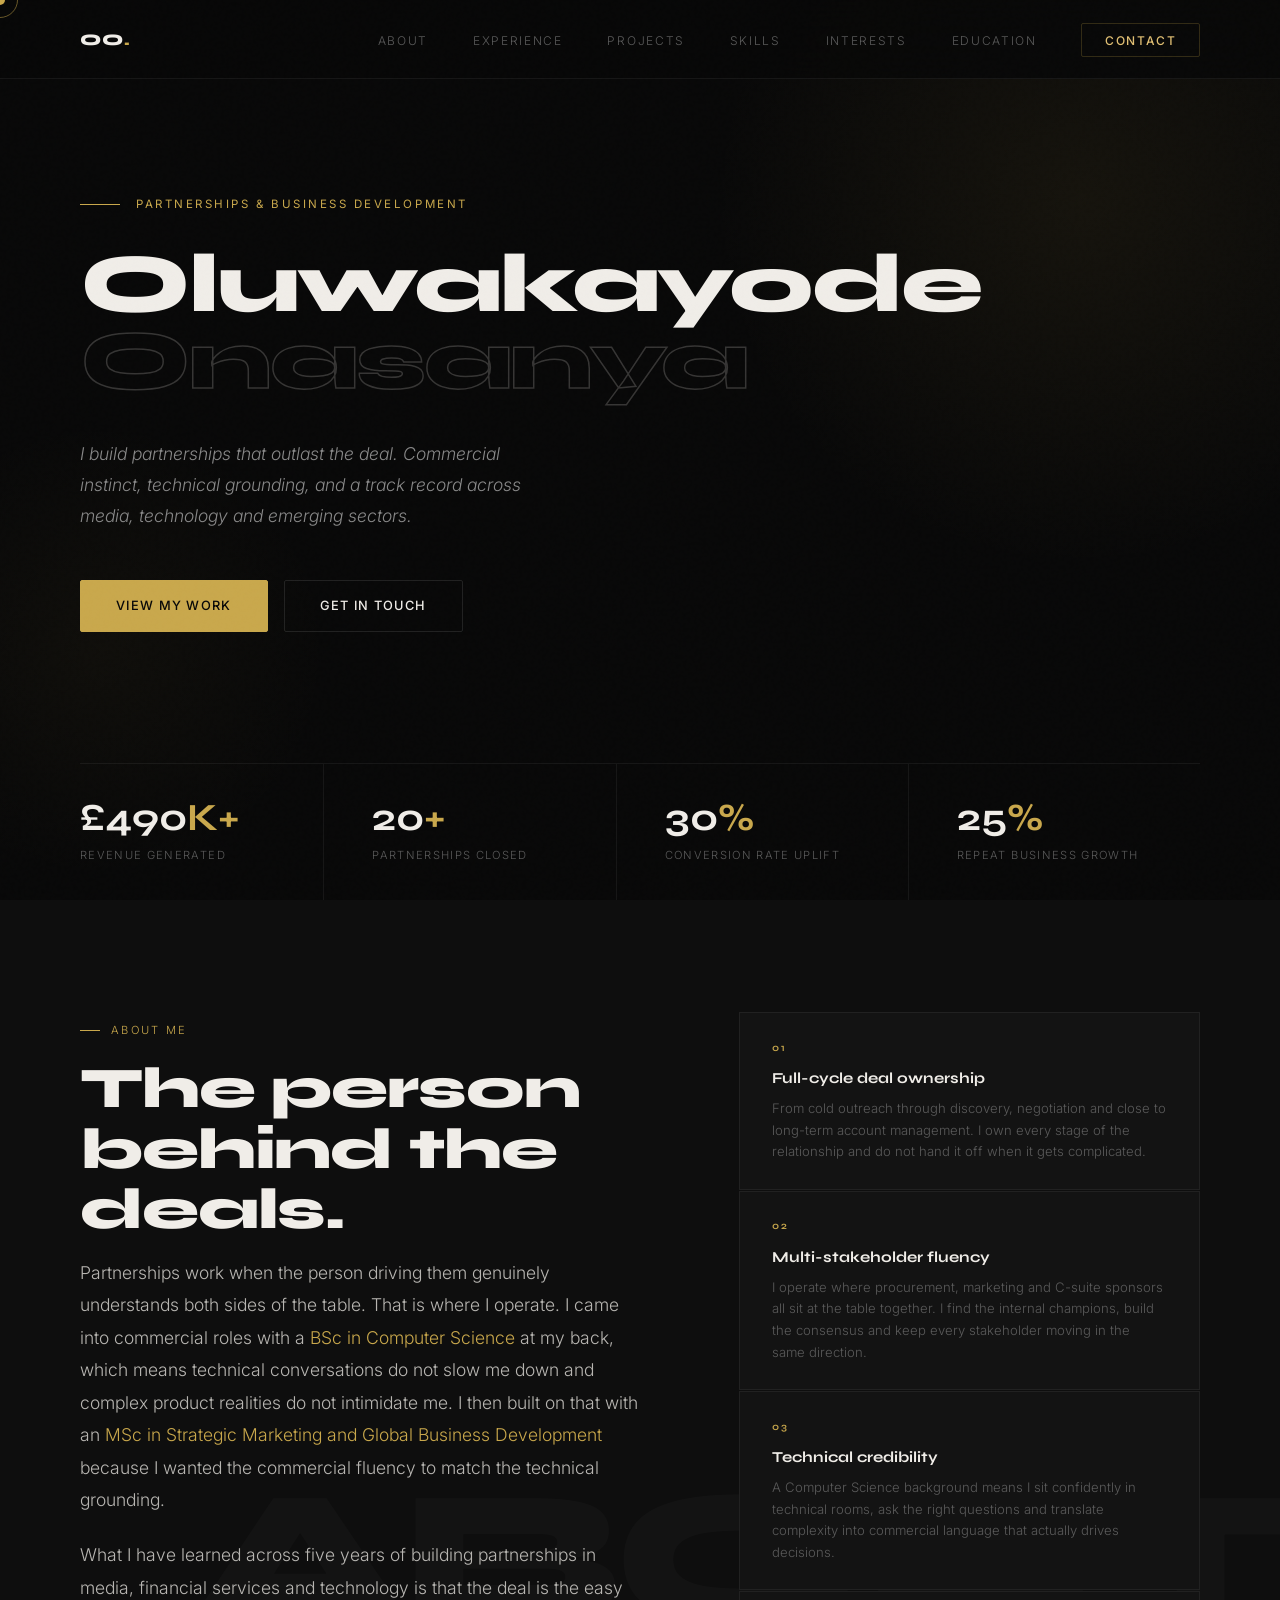
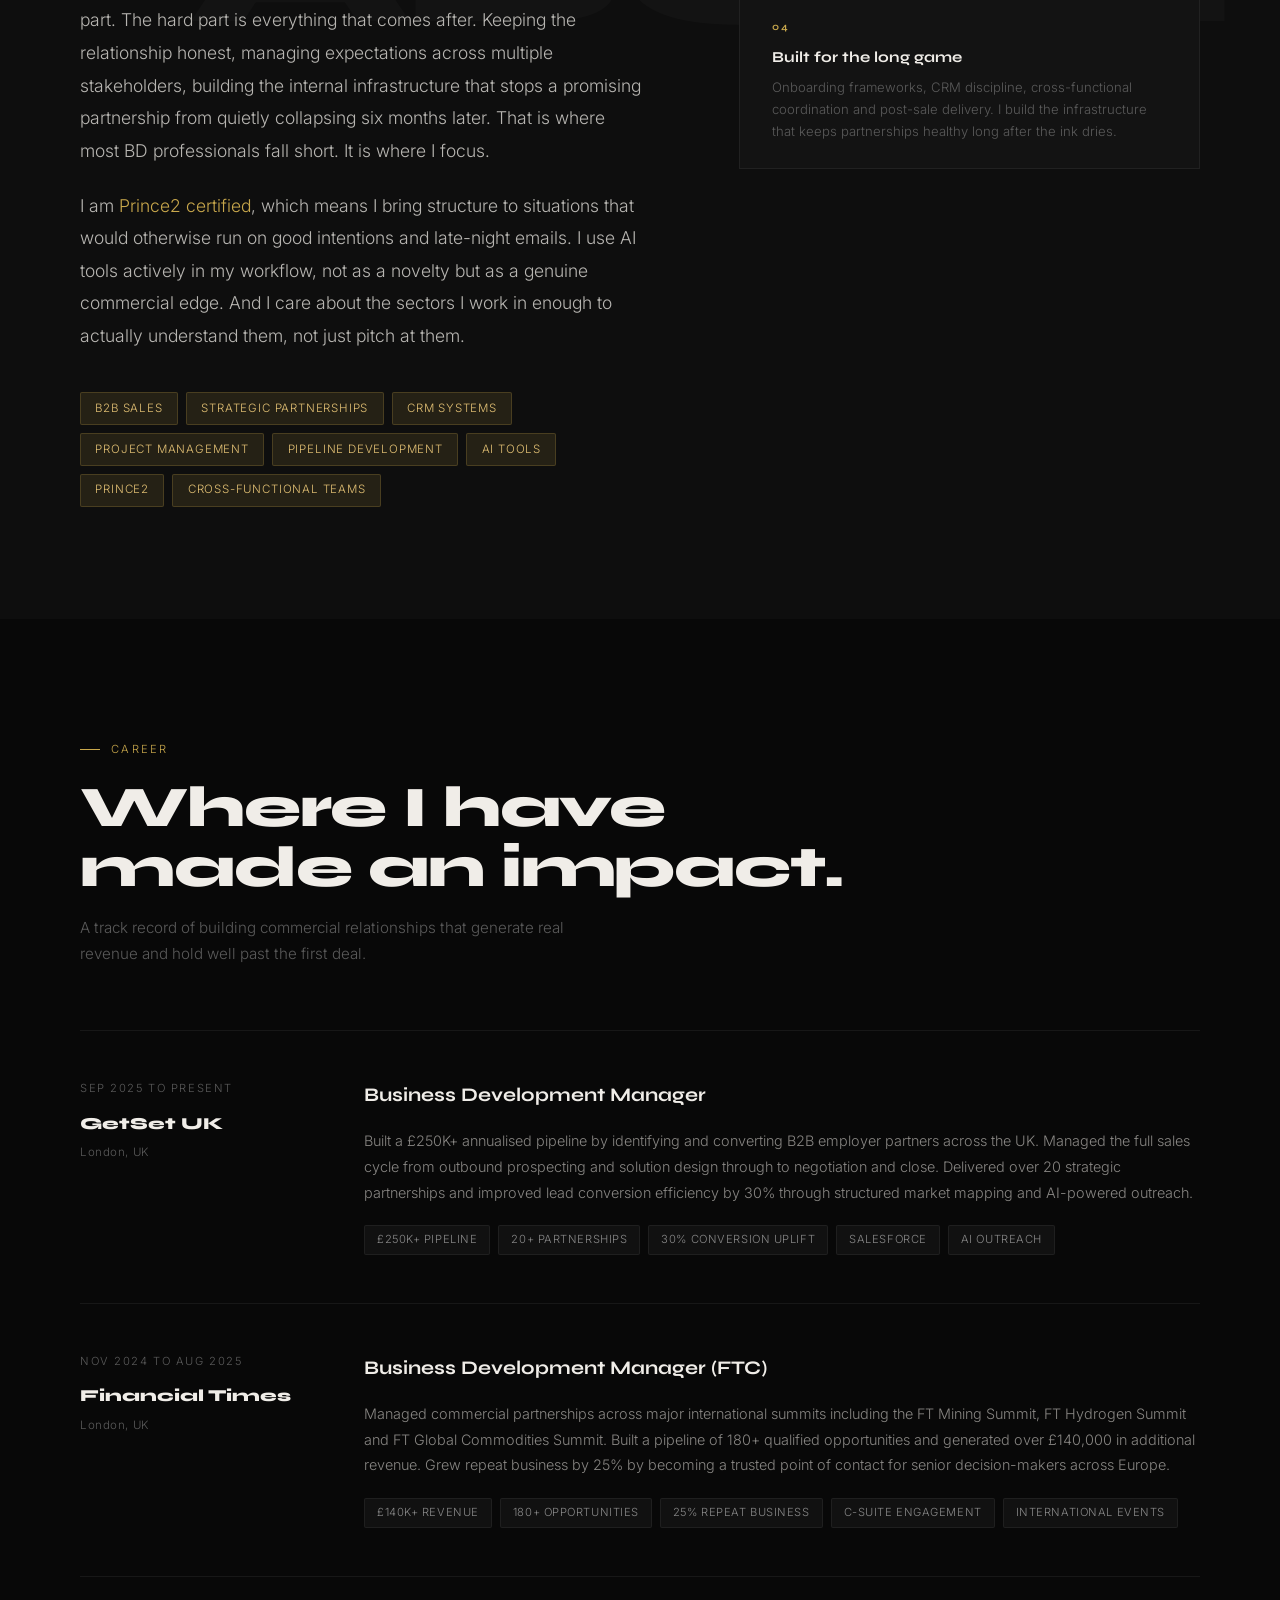
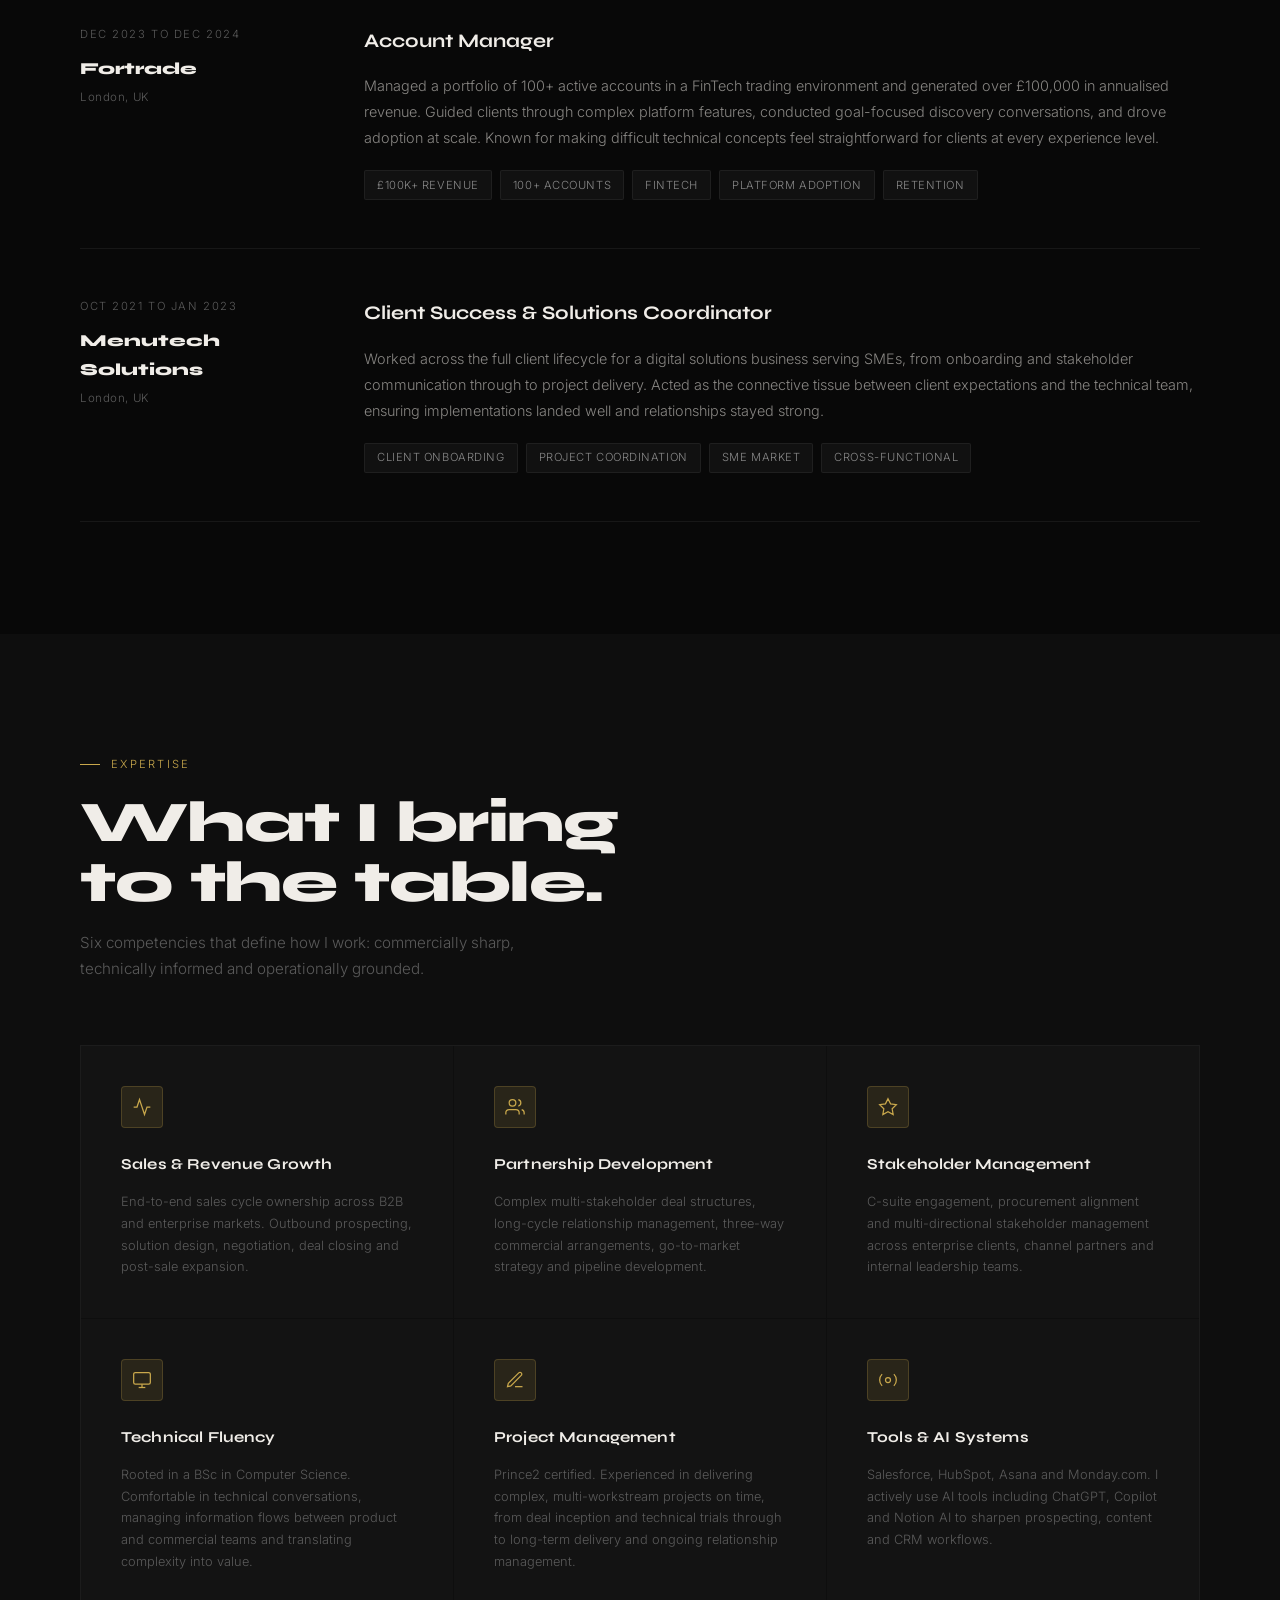
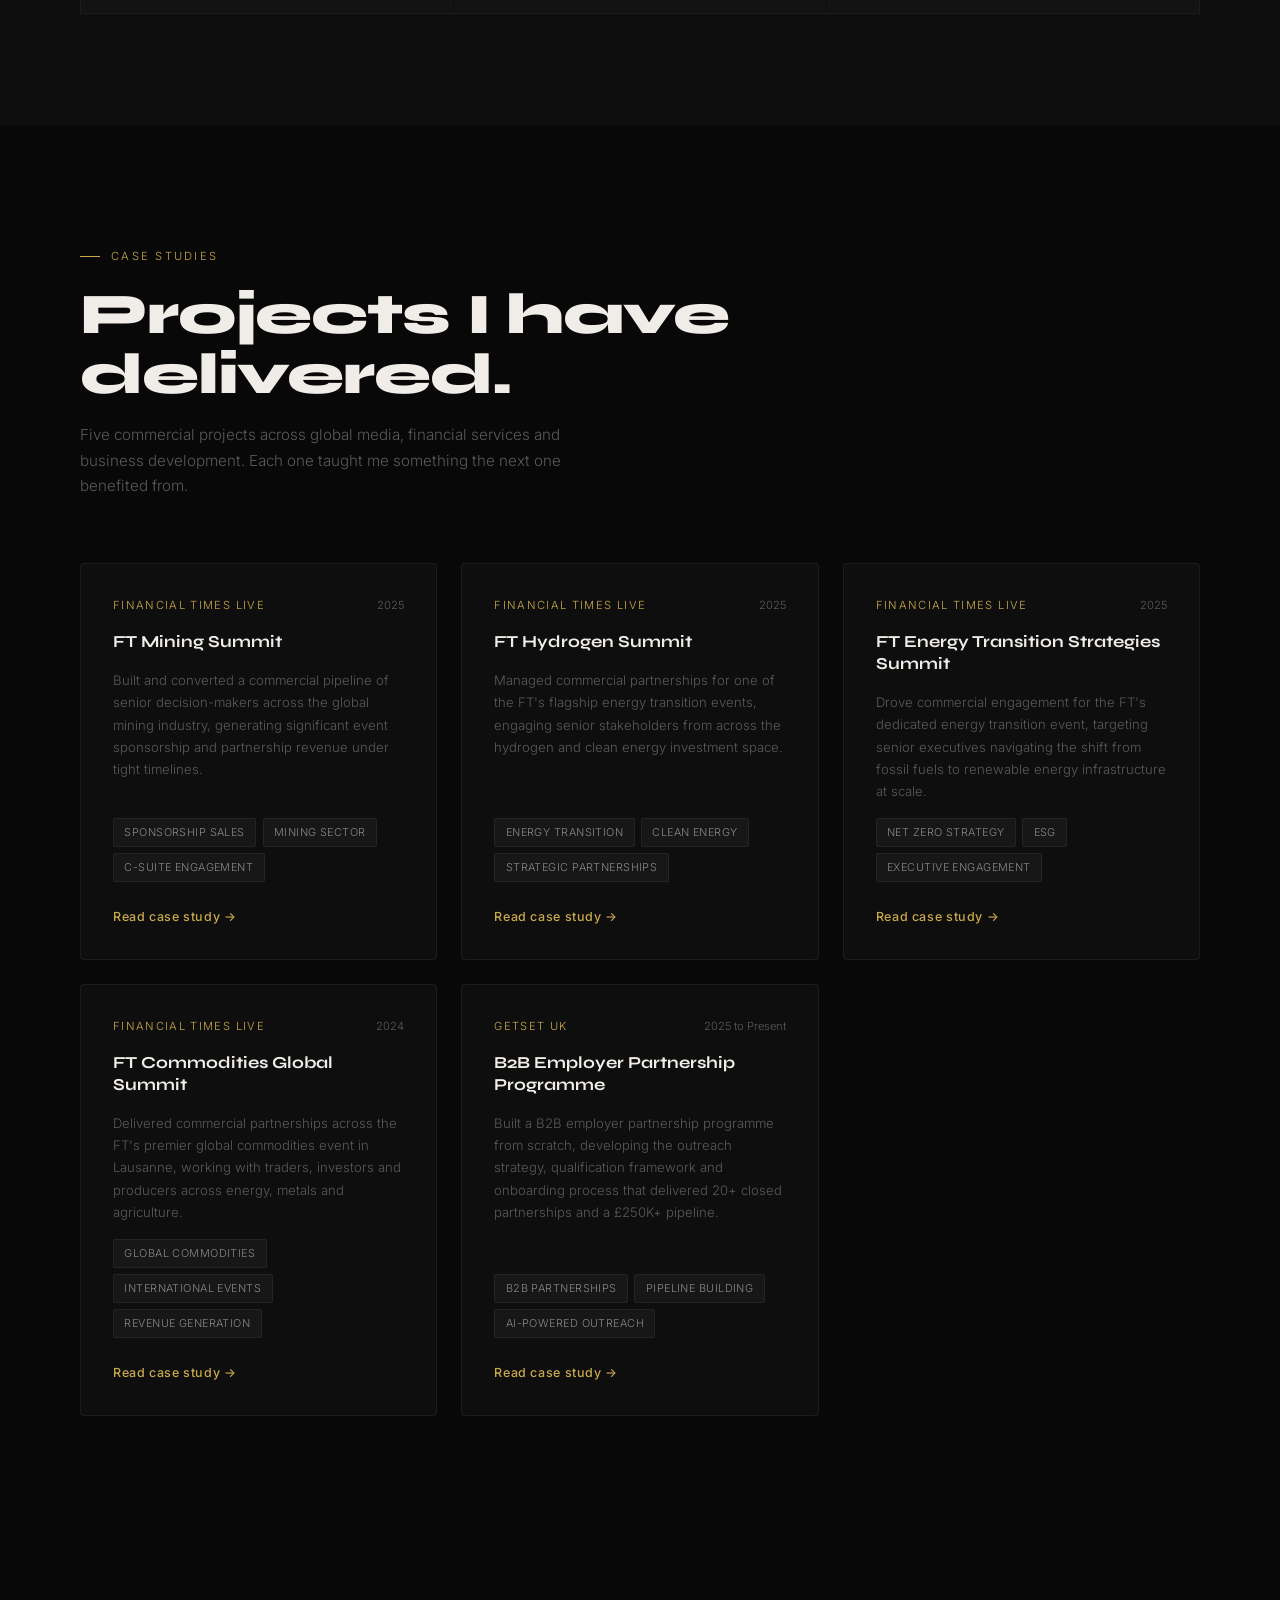
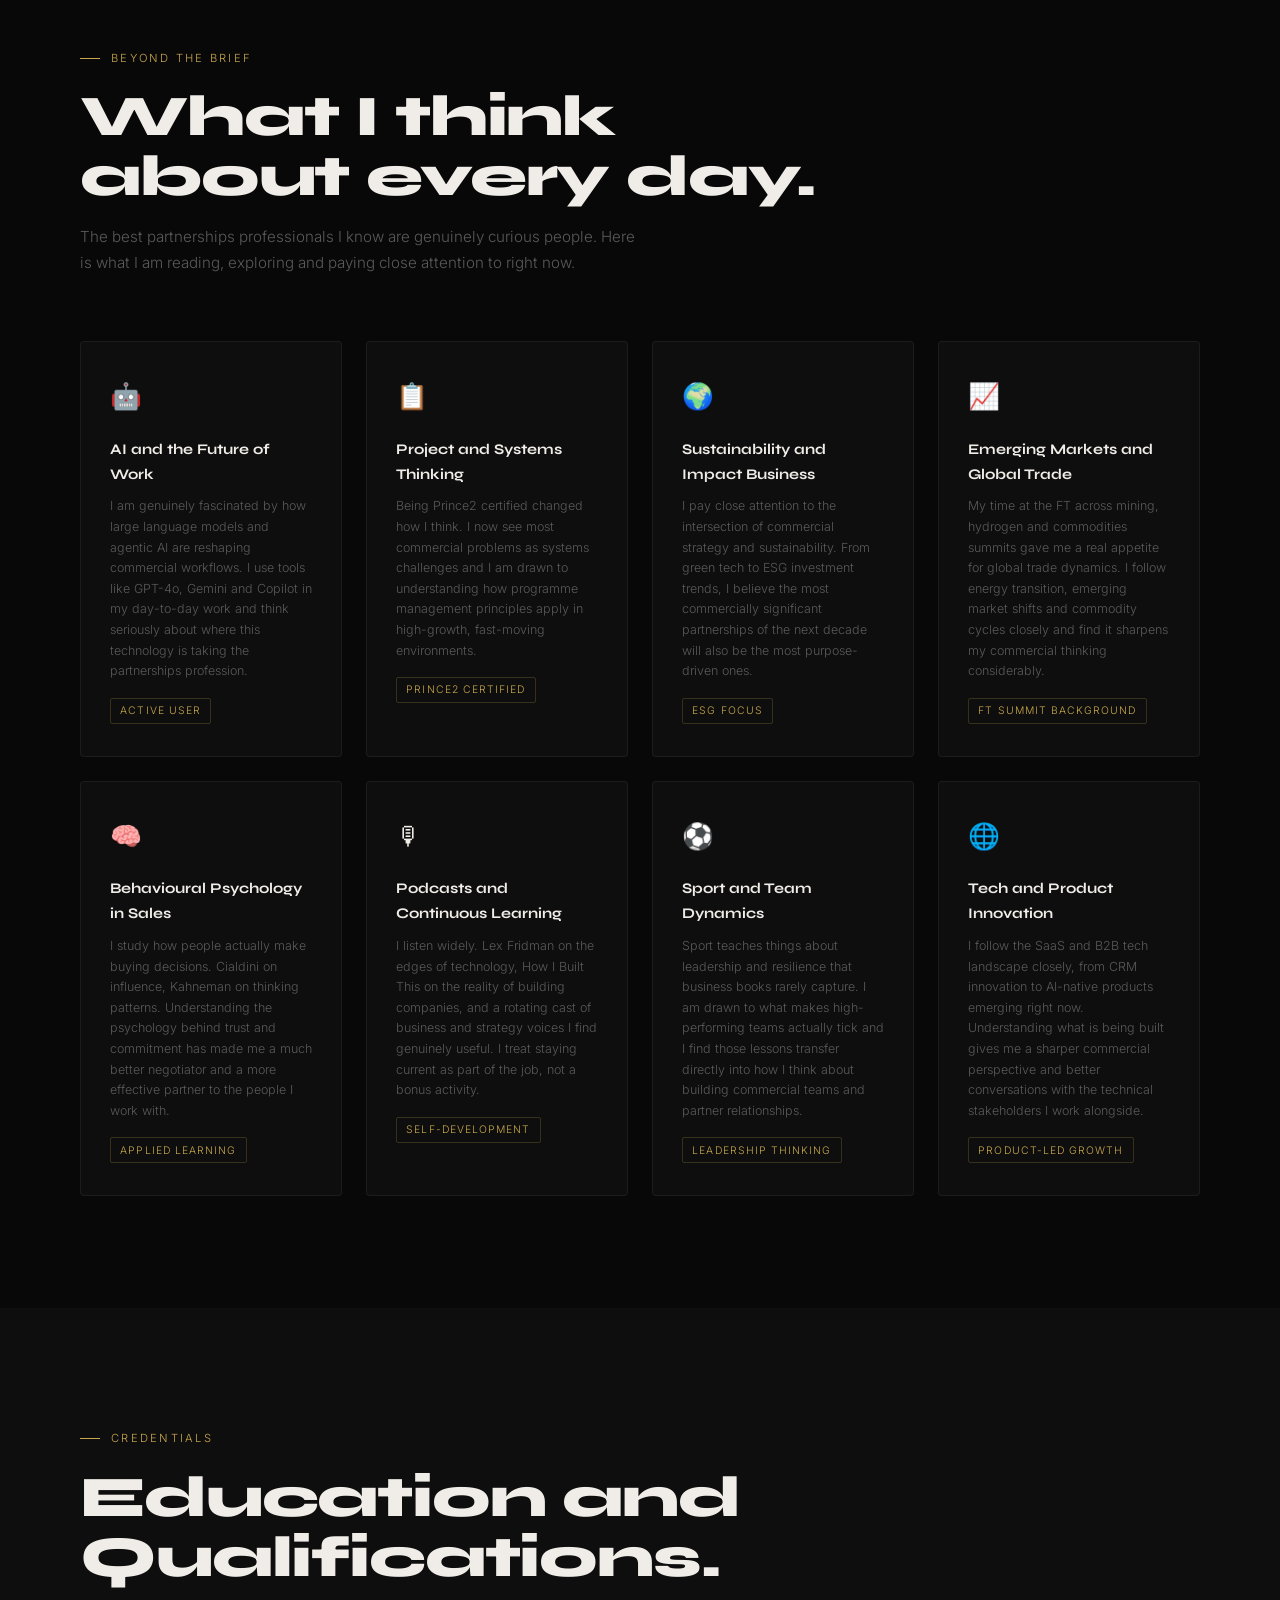
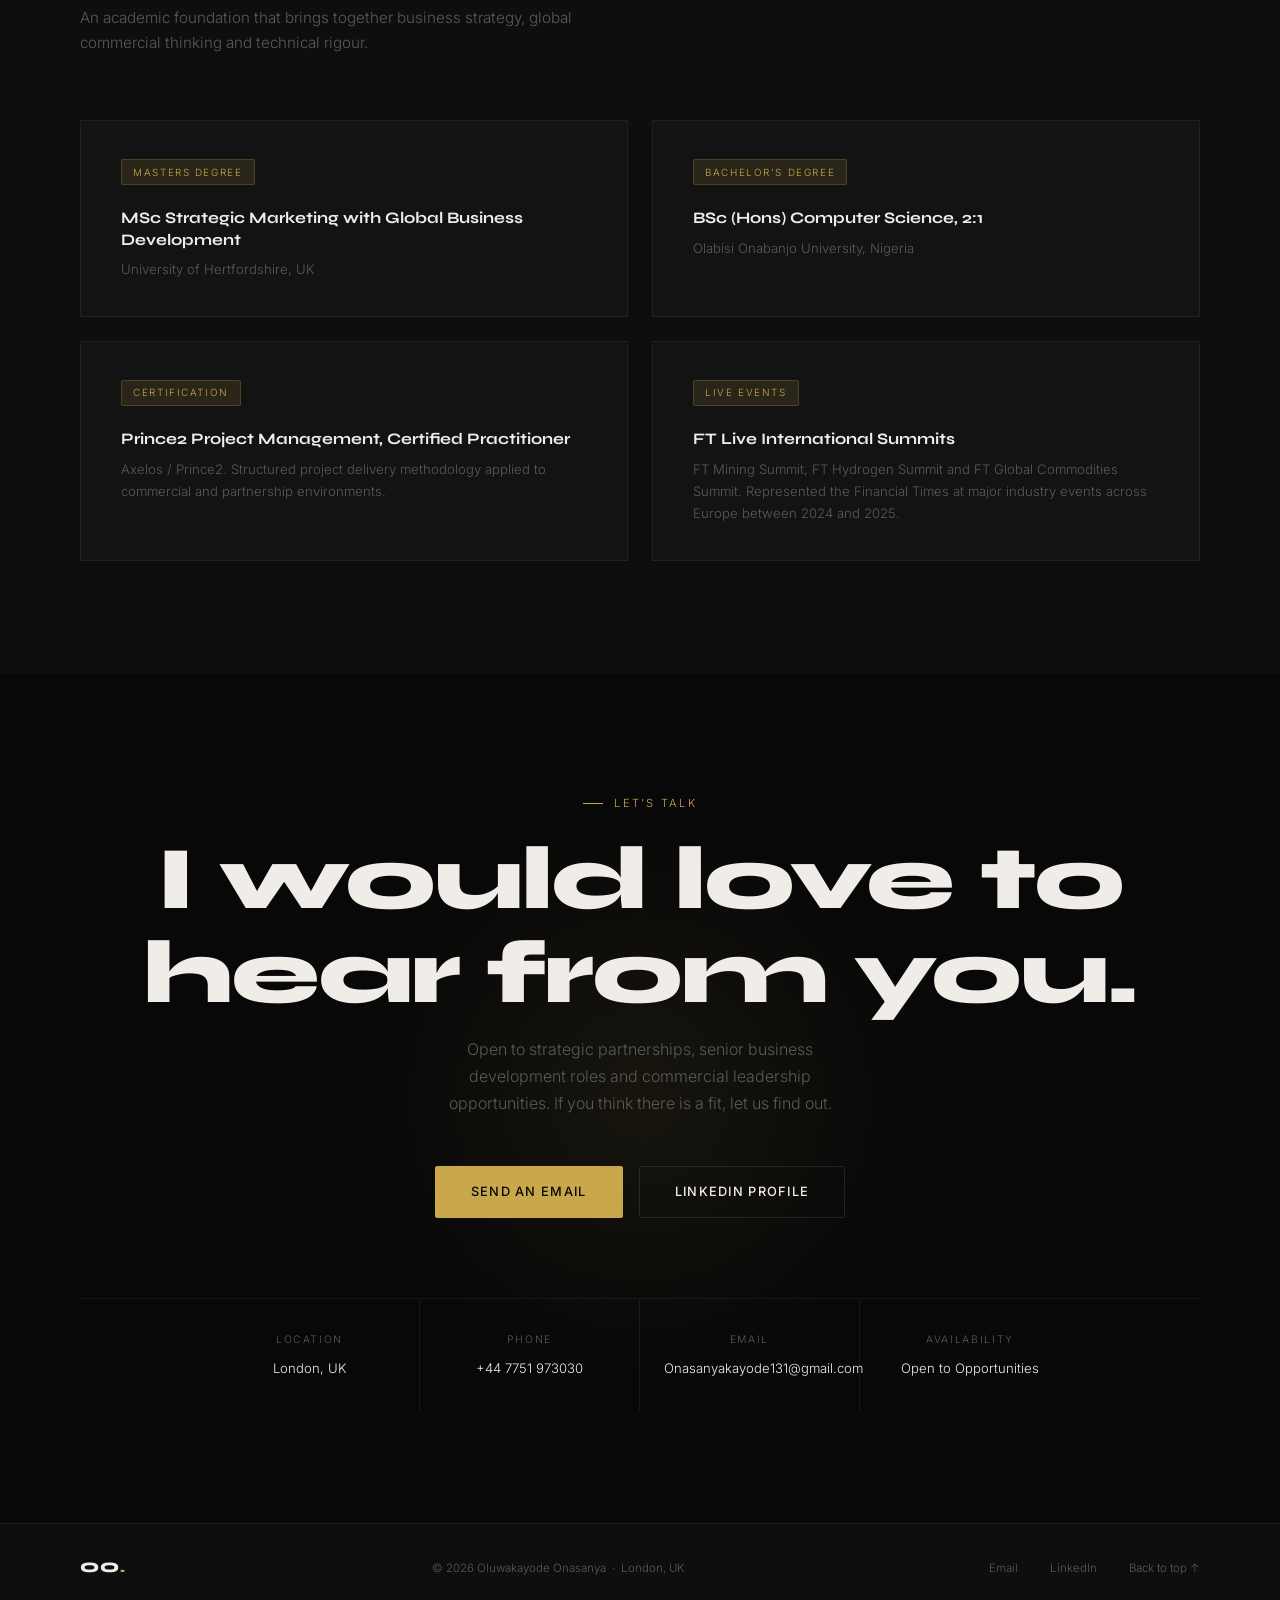
<file: index.html>
<!DOCTYPE html>
<html lang="en">
<head>
  <meta charset="UTF-8" />
  <meta name="viewport" content="width=device-width, initial-scale=1.0" />
  <title>Oluwakayode Onasanya | Partnerships &amp; Business Development</title>
  <meta name="description" content="Oluwakayode Onasanya is a Partnerships and Business Development professional based in London. Commercially driven and technically grounded." />
  <link rel="preconnect" href="https://fonts.googleapis.com" />
  <link href="https://fonts.googleapis.com/css2?family=Syne:wght@400;600;700;800&family=Inter:ital,wght@0,300;0,400;0,500;1,300&display=swap" rel="stylesheet" />
  <link rel="stylesheet" href="css/style.css" />
</head>
<body>

  <!-- CUSTOM CURSOR -->
  <div class="cursor" id="cursor"></div>
  <div class="cursor-ring" id="cursorRing"></div>

  <!-- MOBILE MENU -->
  <div class="mobile-menu" id="mobileMenu">
    <span class="mobile-close" id="mobileClose">&#x2715;</span>
    <a href="#about"      onclick="closeMobile()">About</a>
    <a href="#experience" onclick="closeMobile()">Experience</a>
    <a href="#projects"   onclick="closeMobile()">Projects</a>
    <a href="#skills"     onclick="closeMobile()">Skills</a>
    <a href="#interests"  onclick="closeMobile()">Interests</a>
    <a href="#education"  onclick="closeMobile()">Education</a>
    <a href="#contact"    onclick="closeMobile()">Contact</a>
  </div>

  <!-- NAV -->
  <nav id="navbar">
    <a href="#hero" class="nav-logo">OO<span>.</span></a>
    <ul class="nav-links">
      <li><a href="#about">About</a></li>
      <li><a href="#experience">Experience</a></li>
      <li><a href="#projects">Projects</a></li>
      <li><a href="#skills">Skills</a></li>
      <li><a href="#interests">Interests</a></li>
      <li><a href="#education">Education</a></li>
      <li><a href="#contact" class="nav-cta">Contact</a></li>
    </ul>
    <div class="hamburger" id="hamburger" onclick="openMobile()">
      <span></span><span></span><span></span>
    </div>
  </nav>

  <!-- ═══════════════════════════════════════ HERO -->
  <section id="hero">
    <div class="hero-ambient"></div>
    <div class="hero-ambient2"></div>
    <div class="hero-content">
      <div class="hero-line">
        <span class="hero-eyebrow">Partnerships &amp; Business Development</span>
      </div>
      <h1 class="hero-name">
        Oluwakayode<br>
        <span class="outline">Onasanya</span>
      </h1>
      <p class="hero-desc">I build partnerships that outlast the deal. Commercial instinct, technical grounding, and a track record across media, technology and emerging sectors.</p>
      <div class="hero-cta">
        <a href="#experience" class="btn btn-primary">View My Work</a>
        <a href="#contact"    class="btn btn-ghost">Get In Touch</a>
      </div>
    </div>
    <div class="hero-stats">
      <div class="stat-item">
        <div class="stat-num">&#163;490<em>K+</em></div>
        <div class="stat-label">Revenue Generated</div>
      </div>
      <div class="stat-item">
        <div class="stat-num">20<em>+</em></div>
        <div class="stat-label">Partnerships Closed</div>
      </div>
      <div class="stat-item">
        <div class="stat-num">30<em>%</em></div>
        <div class="stat-label">Conversion Rate Uplift</div>
      </div>
      <div class="stat-item">
        <div class="stat-num">25<em>%</em></div>
        <div class="stat-label">Repeat Business Growth</div>
      </div>
    </div>
  </section>

  <!-- ═══════════════════════════════════════ ABOUT -->
  <section id="about">
    <div class="about-grid">
      <div class="about-left reveal">
        <div class="section-tag">About Me</div>
        <h2 class="section-title">The person<br>behind the deals.</h2>
        <p class="about-intro">Partnerships work when the person driving them genuinely understands both sides of the table. That is where I operate. I came into commercial roles with a <span class="highlight">BSc in Computer Science</span> at my back, which means technical conversations do not slow me down and complex product realities do not intimidate me. I then built on that with an <span class="highlight">MSc in Strategic Marketing and Global Business Development</span> because I wanted the commercial fluency to match the technical grounding.</p>
        <p class="about-intro">What I have learned across five years of building partnerships in media, financial services and technology is that the deal is the easy part. The hard part is everything that comes after. Keeping the relationship honest, managing expectations across multiple stakeholders, building the internal infrastructure that stops a promising partnership from quietly collapsing six months later. That is where most BD professionals fall short. It is where I focus.</p>
        <p class="about-intro">I am <span class="highlight">Prince2 certified</span>, which means I bring structure to situations that would otherwise run on good intentions and late-night emails. I use AI tools actively in my workflow, not as a novelty but as a genuine commercial edge. And I care about the sectors I work in enough to actually understand them, not just pitch at them.</p>
        <div class="about-pills">
          <span class="pill">B2B Sales</span>
          <span class="pill">Strategic Partnerships</span>
          <span class="pill">CRM Systems</span>
          <span class="pill">Project Management</span>
          <span class="pill">Pipeline Development</span>
          <span class="pill">AI Tools</span>
          <span class="pill">Prince2</span>
          <span class="pill">Cross-functional Teams</span>
        </div>
      </div>
      <div class="about-cards reveal reveal-delay-2">
        <div class="about-card">
          <div class="about-card-num">01</div>
          <div class="about-card-title">Full-cycle deal ownership</div>
          <p>From cold outreach through discovery, negotiation and close to long-term account management. I own every stage of the relationship and do not hand it off when it gets complicated.</p>
        </div>
        <div class="about-card">
          <div class="about-card-num">02</div>
          <div class="about-card-title">Multi-stakeholder fluency</div>
          <p>I operate where procurement, marketing and C-suite sponsors all sit at the table together. I find the internal champions, build the consensus and keep every stakeholder moving in the same direction.</p>
        </div>
        <div class="about-card">
          <div class="about-card-num">03</div>
          <div class="about-card-title">Technical credibility</div>
          <p>A Computer Science background means I sit confidently in technical rooms, ask the right questions and translate complexity into commercial language that actually drives decisions.</p>
        </div>
        <div class="about-card">
          <div class="about-card-num">04</div>
          <div class="about-card-title">Built for the long game</div>
          <p>Onboarding frameworks, CRM discipline, cross-functional coordination and post-sale delivery. I build the infrastructure that keeps partnerships healthy long after the ink dries.</p>
        </div>
      </div>
    </div>
  </section>

  <!-- ═══════════════════════════════════════ EXPERIENCE -->
  <section id="experience">
    <div class="section-tag reveal">Career</div>
    <h2 class="section-title reveal">Where I have<br>made an impact.</h2>
    <p class="section-sub reveal">A track record of building commercial relationships that generate real revenue and hold well past the first deal.</p>
    <div class="exp-list">

      <div class="exp-item reveal">
        <div class="exp-meta">
          <div class="exp-date">Sep 2025 to Present</div>
          <div class="exp-company">GetSet UK</div>
          <div class="exp-location">London, UK</div>
        </div>
        <div class="exp-content">
          <div class="exp-role">Business Development Manager</div>
          <p class="exp-desc">Built a £250K+ annualised pipeline by identifying and converting B2B employer partners across the UK. Managed the full sales cycle from outbound prospecting and solution design through to negotiation and close. Delivered over 20 strategic partnerships and improved lead conversion efficiency by 30% through structured market mapping and AI-powered outreach.</p>
          <div class="exp-tags">
            <span class="exp-tag">&#163;250K+ Pipeline</span>
            <span class="exp-tag">20+ Partnerships</span>
            <span class="exp-tag">30% Conversion Uplift</span>
            <span class="exp-tag">Salesforce</span>
            <span class="exp-tag">AI Outreach</span>
          </div>
        </div>
      </div>

      <div class="exp-item reveal">
        <div class="exp-meta">
          <div class="exp-date">Nov 2024 to Aug 2025</div>
          <div class="exp-company">Financial Times</div>
          <div class="exp-location">London, UK</div>
        </div>
        <div class="exp-content">
          <div class="exp-role">Business Development Manager (FTC)</div>
          <p class="exp-desc">Managed commercial partnerships across major international summits including the FT Mining Summit, FT Hydrogen Summit and FT Global Commodities Summit. Built a pipeline of 180+ qualified opportunities and generated over £140,000 in additional revenue. Grew repeat business by 25% by becoming a trusted point of contact for senior decision-makers across Europe.</p>
          <div class="exp-tags">
            <span class="exp-tag">&#163;140K+ Revenue</span>
            <span class="exp-tag">180+ Opportunities</span>
            <span class="exp-tag">25% Repeat Business</span>
            <span class="exp-tag">C-Suite Engagement</span>
            <span class="exp-tag">International Events</span>
          </div>
        </div>
      </div>

      <div class="exp-item reveal">
        <div class="exp-meta">
          <div class="exp-date">Dec 2023 to Dec 2024</div>
          <div class="exp-company">Fortrade</div>
          <div class="exp-location">London, UK</div>
        </div>
        <div class="exp-content">
          <div class="exp-role">Account Manager</div>
          <p class="exp-desc">Managed a portfolio of 100+ active accounts in a FinTech trading environment and generated over £100,000 in annualised revenue. Guided clients through complex platform features, conducted goal-focused discovery conversations, and drove adoption at scale. Known for making difficult technical concepts feel straightforward for clients at every experience level.</p>
          <div class="exp-tags">
            <span class="exp-tag">&#163;100K+ Revenue</span>
            <span class="exp-tag">100+ Accounts</span>
            <span class="exp-tag">FinTech</span>
            <span class="exp-tag">Platform Adoption</span>
            <span class="exp-tag">Retention</span>
          </div>
        </div>
      </div>

      <div class="exp-item reveal">
        <div class="exp-meta">
          <div class="exp-date">Oct 2021 to Jan 2023</div>
          <div class="exp-company">Menutech Solutions</div>
          <div class="exp-location">London, UK</div>
        </div>
        <div class="exp-content">
          <div class="exp-role">Client Success &amp; Solutions Coordinator</div>
          <p class="exp-desc">Worked across the full client lifecycle for a digital solutions business serving SMEs, from onboarding and stakeholder communication through to project delivery. Acted as the connective tissue between client expectations and the technical team, ensuring implementations landed well and relationships stayed strong.</p>
          <div class="exp-tags">
            <span class="exp-tag">Client Onboarding</span>
            <span class="exp-tag">Project Coordination</span>
            <span class="exp-tag">SME Market</span>
            <span class="exp-tag">Cross-functional</span>
          </div>
        </div>
      </div>

    </div>
  </section>

  <!-- ═══════════════════════════════════════ SKILLS -->
  <section id="skills">
    <div class="section-tag reveal">Expertise</div>
    <h2 class="section-title reveal">What I bring<br>to the table.</h2>
    <p class="section-sub reveal">Six competencies that define how I work: commercially sharp, technically informed and operationally grounded.</p>
    <div class="skills-grid">

      <div class="skill-card reveal">
        <div class="skill-icon-wrap">
          <svg viewBox="0 0 24 24" fill="none" stroke-width="1.5"><polyline points="22 12 18 12 15 21 9 3 6 12 2 12"/></svg>
        </div>
        <h3>Sales &amp; Revenue Growth</h3>
        <p>End-to-end sales cycle ownership across B2B and enterprise markets. Outbound prospecting, solution design, negotiation, deal closing and post-sale expansion.</p>
      </div>

      <div class="skill-card reveal reveal-delay-1">
        <div class="skill-icon-wrap">
          <svg viewBox="0 0 24 24" fill="none" stroke-width="1.5"><path d="M17 21v-2a4 4 0 0 0-4-4H5a4 4 0 0 0-4 4v2"/><circle cx="9" cy="7" r="4"/><path d="M23 21v-2a4 4 0 0 0-3-3.87"/><path d="M16 3.13a4 4 0 0 1 0 7.75"/></svg>
        </div>
        <h3>Partnership Development</h3>
        <p>Complex multi-stakeholder deal structures, long-cycle relationship management, three-way commercial arrangements, go-to-market strategy and pipeline development.</p>
      </div>

      <div class="skill-card reveal reveal-delay-2">
        <div class="skill-icon-wrap">
          <svg viewBox="0 0 24 24" fill="none" stroke-width="1.5"><polygon points="12 2 15.09 8.26 22 9.27 17 14.14 18.18 21.02 12 17.77 5.82 21.02 7 14.14 2 9.27 8.91 8.26 12 2"/></svg>
        </div>
        <h3>Stakeholder Management</h3>
        <p>C-suite engagement, procurement alignment and multi-directional stakeholder management across enterprise clients, channel partners and internal leadership teams.</p>
      </div>

      <div class="skill-card reveal">
        <div class="skill-icon-wrap">
          <svg viewBox="0 0 24 24" fill="none" stroke-width="1.5"><rect x="2" y="3" width="20" height="14" rx="2"/><line x1="8" y1="21" x2="16" y2="21"/><line x1="12" y1="17" x2="12" y2="21"/></svg>
        </div>
        <h3>Technical Fluency</h3>
        <p>Rooted in a BSc in Computer Science. Comfortable in technical conversations, managing information flows between product and commercial teams and translating complexity into value.</p>
      </div>

      <div class="skill-card reveal reveal-delay-1">
        <div class="skill-icon-wrap">
          <svg viewBox="0 0 24 24" fill="none" stroke-width="1.5"><path d="M12 20h9"/><path d="M16.5 3.5a2.121 2.121 0 0 1 3 3L7 19l-4 1 1-4L16.5 3.5z"/></svg>
        </div>
        <h3>Project Management</h3>
        <p>Prince2 certified. Experienced in delivering complex, multi-workstream projects on time, from deal inception and technical trials through to long-term delivery and ongoing relationship management.</p>
      </div>

      <div class="skill-card reveal reveal-delay-2">
        <div class="skill-icon-wrap">
          <svg viewBox="0 0 24 24" fill="none" stroke-width="1.5"><circle cx="12" cy="12" r="3"/><path d="M19.07 4.93a10 10 0 0 1 0 14.14M4.93 4.93a10 10 0 0 0 0 14.14"/></svg>
        </div>
        <h3>Tools &amp; AI Systems</h3>
        <p>Salesforce, HubSpot, Asana and Monday.com. I actively use AI tools including ChatGPT, Copilot and Notion AI to sharpen prospecting, content and CRM workflows.</p>
      </div>

    </div>
  </section>

  <!-- ═══════════════════════════════════════ PROJECTS -->
  <section id="projects">
    <div class="section-tag reveal">Case Studies</div>
    <h2 class="section-title reveal">Projects I have<br>delivered.</h2>
    <p class="section-sub reveal">Five commercial projects across global media, financial services and business development. Each one taught me something the next one benefited from.</p>
    <div class="projects-grid">

      <div class="project-card reveal">
        <div class="project-header">
          <div class="project-company">Financial Times Live</div>
          <div class="project-year">2025</div>
        </div>
        <h3 class="project-title">FT Mining Summit</h3>
        <p class="project-desc">Built and converted a commercial pipeline of senior decision-makers across the global mining industry, generating significant event sponsorship and partnership revenue under tight timelines.</p>
        <div class="project-tags">
          <span class="project-tag">Sponsorship Sales</span>
          <span class="project-tag">Mining Sector</span>
          <span class="project-tag">C-Suite Engagement</span>
        </div>
        <a href="projects.html#mining" class="project-link">Read case study &#8594;</a>
      </div>

      <div class="project-card reveal reveal-delay-1">
        <div class="project-header">
          <div class="project-company">Financial Times Live</div>
          <div class="project-year">2025</div>
        </div>
        <h3 class="project-title">FT Hydrogen Summit</h3>
        <p class="project-desc">Managed commercial partnerships for one of the FT's flagship energy transition events, engaging senior stakeholders from across the hydrogen and clean energy investment space.</p>
        <div class="project-tags">
          <span class="project-tag">Energy Transition</span>
          <span class="project-tag">Clean Energy</span>
          <span class="project-tag">Strategic Partnerships</span>
        </div>
        <a href="projects.html#hydrogen" class="project-link">Read case study &#8594;</a>
      </div>

      <div class="project-card reveal reveal-delay-2">
        <div class="project-header">
          <div class="project-company">Financial Times Live</div>
          <div class="project-year">2025</div>
        </div>
        <h3 class="project-title">FT Energy Transition Strategies Summit</h3>
        <p class="project-desc">Drove commercial engagement for the FT's dedicated energy transition event, targeting senior executives navigating the shift from fossil fuels to renewable energy infrastructure at scale.</p>
        <div class="project-tags">
          <span class="project-tag">Net Zero Strategy</span>
          <span class="project-tag">ESG</span>
          <span class="project-tag">Executive Engagement</span>
        </div>
        <a href="projects.html#energy-transition" class="project-link">Read case study &#8594;</a>
      </div>

      <div class="project-card reveal">
        <div class="project-header">
          <div class="project-company">Financial Times Live</div>
          <div class="project-year">2024</div>
        </div>
        <h3 class="project-title">FT Commodities Global Summit</h3>
        <p class="project-desc">Delivered commercial partnerships across the FT's premier global commodities event in Lausanne, working with traders, investors and producers across energy, metals and agriculture.</p>
        <div class="project-tags">
          <span class="project-tag">Global Commodities</span>
          <span class="project-tag">International Events</span>
          <span class="project-tag">Revenue Generation</span>
        </div>
        <a href="projects.html#commodities" class="project-link">Read case study &#8594;</a>
      </div>

      <div class="project-card reveal reveal-delay-1">
        <div class="project-header">
          <div class="project-company">GetSet UK</div>
          <div class="project-year">2025 to Present</div>
        </div>
        <h3 class="project-title">B2B Employer Partnership Programme</h3>
        <p class="project-desc">Built a B2B employer partnership programme from scratch, developing the outreach strategy, qualification framework and onboarding process that delivered 20+ closed partnerships and a £250K+ pipeline.</p>
        <div class="project-tags">
          <span class="project-tag">B2B Partnerships</span>
          <span class="project-tag">Pipeline Building</span>
          <span class="project-tag">AI-powered Outreach</span>
        </div>
        <a href="projects.html#getset" class="project-link">Read case study &#8594;</a>
      </div>

    </div>
  </section>

  <!-- ═══════════════════════════════════════ INTERESTS -->
  <section id="interests">
    <div class="section-tag reveal">Beyond the Brief</div>
    <h2 class="section-title reveal">What I think<br>about every day.</h2>
    <p class="interests-intro reveal">The best partnerships professionals I know are genuinely curious people. Here is what I am reading, exploring and paying close attention to right now.</p>
    <div class="interests-grid">

      <div class="interest-card reveal">
        <span class="interest-icon">&#129302;</span>
        <div class="interest-title">AI and the Future of Work</div>
        <p class="interest-desc">I am genuinely fascinated by how large language models and agentic AI are reshaping commercial workflows. I use tools like GPT-4o, Gemini and Copilot in my day-to-day work and think seriously about where this technology is taking the partnerships profession.</p>
        <span class="interest-tag">Active User</span>
      </div>

      <div class="interest-card reveal reveal-delay-1">
        <span class="interest-icon">&#128203;</span>
        <div class="interest-title">Project and Systems Thinking</div>
        <p class="interest-desc">Being Prince2 certified changed how I think. I now see most commercial problems as systems challenges and I am drawn to understanding how programme management principles apply in high-growth, fast-moving environments.</p>
        <span class="interest-tag">Prince2 Certified</span>
      </div>

      <div class="interest-card reveal reveal-delay-2">
        <span class="interest-icon">&#127757;</span>
        <div class="interest-title">Sustainability and Impact Business</div>
        <p class="interest-desc">I pay close attention to the intersection of commercial strategy and sustainability. From green tech to ESG investment trends, I believe the most commercially significant partnerships of the next decade will also be the most purpose-driven ones.</p>
        <span class="interest-tag">ESG Focus</span>
      </div>

      <div class="interest-card reveal reveal-delay-3">
        <span class="interest-icon">&#128200;</span>
        <div class="interest-title">Emerging Markets and Global Trade</div>
        <p class="interest-desc">My time at the FT across mining, hydrogen and commodities summits gave me a real appetite for global trade dynamics. I follow energy transition, emerging market shifts and commodity cycles closely and find it sharpens my commercial thinking considerably.</p>
        <span class="interest-tag">FT Summit Background</span>
      </div>

      <div class="interest-card reveal">
        <span class="interest-icon">&#129504;</span>
        <div class="interest-title">Behavioural Psychology in Sales</div>
        <p class="interest-desc">I study how people actually make buying decisions. Cialdini on influence, Kahneman on thinking patterns. Understanding the psychology behind trust and commitment has made me a much better negotiator and a more effective partner to the people I work with.</p>
        <span class="interest-tag">Applied Learning</span>
      </div>

      <div class="interest-card reveal reveal-delay-1">
        <span class="interest-icon">&#127897;</span>
        <div class="interest-title">Podcasts and Continuous Learning</div>
        <p class="interest-desc">I listen widely. Lex Fridman on the edges of technology, How I Built This on the reality of building companies, and a rotating cast of business and strategy voices I find genuinely useful. I treat staying current as part of the job, not a bonus activity.</p>
        <span class="interest-tag">Self-Development</span>
      </div>

      <div class="interest-card reveal reveal-delay-2">
        <span class="interest-icon">&#9917;</span>
        <div class="interest-title">Sport and Team Dynamics</div>
        <p class="interest-desc">Sport teaches things about leadership and resilience that business books rarely capture. I am drawn to what makes high-performing teams actually tick and I find those lessons transfer directly into how I think about building commercial teams and partner relationships.</p>
        <span class="interest-tag">Leadership Thinking</span>
      </div>

      <div class="interest-card reveal reveal-delay-3">
        <span class="interest-icon">&#127760;</span>
        <div class="interest-title">Tech and Product Innovation</div>
        <p class="interest-desc">I follow the SaaS and B2B tech landscape closely, from CRM innovation to AI-native products emerging right now. Understanding what is being built gives me a sharper commercial perspective and better conversations with the technical stakeholders I work alongside.</p>
        <span class="interest-tag">Product-Led Growth</span>
      </div>

    </div>
  </section>

  <!-- ═══════════════════════════════════════ EDUCATION -->
  <section id="education">
    <div class="section-tag reveal">Credentials</div>
    <h2 class="section-title reveal">Education and<br>Qualifications.</h2>
    <p class="section-sub reveal">An academic foundation that brings together business strategy, global commercial thinking and technical rigour.</p>
    <div class="edu-grid">
      <div class="edu-card reveal">
        <span class="edu-badge">Masters Degree</span>
        <h3>MSc Strategic Marketing with Global Business Development</h3>
        <p>University of Hertfordshire, UK</p>
      </div>
      <div class="edu-card reveal reveal-delay-1">
        <span class="edu-badge">Bachelor's Degree</span>
        <h3>BSc (Hons) Computer Science, 2:1</h3>
        <p>Olabisi Onabanjo University, Nigeria</p>
      </div>
      <div class="edu-card reveal reveal-delay-2">
        <span class="edu-badge">Certification</span>
        <h3>Prince2 Project Management, Certified Practitioner</h3>
        <p>Axelos / Prince2. Structured project delivery methodology applied to commercial and partnership environments.</p>
      </div>
      <div class="edu-card reveal reveal-delay-3">
        <span class="edu-badge">Live Events</span>
        <h3>FT Live International Summits</h3>
        <p>FT Mining Summit, FT Hydrogen Summit and FT Global Commodities Summit. Represented the Financial Times at major industry events across Europe between 2024 and 2025.</p>
      </div>
    </div>
  </section>

  <!-- ═══════════════════════════════════════ CONTACT -->
  <section id="contact">
    <div class="contact-glow"></div>
    <div class="contact-inner">
      <div class="section-tag reveal" style="justify-content:center;">Let's Talk</div>
      <h2 class="section-title reveal">I would love to<br>hear from you.</h2>
      <p class="contact-sub reveal">Open to strategic partnerships, senior business development roles and commercial leadership opportunities. If you think there is a fit, let us find out.</p>
      <div class="contact-btns reveal">
        <a href="mailto:Onasanyakayode131@gmail.com" class="btn btn-primary">Send an Email</a>
        <a href="https://www.linkedin.com/in/kaysales/" target="_blank" class="btn btn-ghost">LinkedIn Profile</a>
      </div>
      <div class="contact-strip reveal">
        <div class="contact-strip-item">
          <div class="contact-strip-label">Location</div>
          <div class="contact-strip-value">London, UK</div>
        </div>
        <div class="contact-strip-item">
          <div class="contact-strip-label">Phone</div>
          <div class="contact-strip-value">+44 7751 973030</div>
        </div>
        <div class="contact-strip-item">
          <div class="contact-strip-label">Email</div>
          <div class="contact-strip-value">Onasanyakayode131@gmail.com</div>
        </div>
        <div class="contact-strip-item">
          <div class="contact-strip-label">Availability</div>
          <div class="contact-strip-value">Open to Opportunities</div>
        </div>
      </div>
    </div>
  </section>

  <!-- ═══════════════════════════════════════ FOOTER -->
  <footer>
    <span class="footer-logo">OO<span>.</span></span>
    <p>&copy; 2026 Oluwakayode Onasanya &nbsp;&middot;&nbsp; London, UK</p>
    <div class="footer-links">
      <a href="mailto:Onasanyakayode131@gmail.com">Email</a>
      <a href="https://www.linkedin.com/in/kaysales/" target="_blank">LinkedIn</a>
      <a href="#hero">Back to top &#8593;</a>
    </div>
  </footer>

  <!-- SCROLL TO TOP BUTTON -->
  <button class="scroll-top" id="scrollTop" aria-label="Back to top" onclick="window.scrollTo({top:0,behavior:'smooth'})">
    <svg viewBox="0 0 24 24" fill="none" stroke="currentColor" stroke-width="2" stroke-linecap="round" stroke-linejoin="round">
      <polyline points="18 15 12 9 6 15"/>
    </svg>
  </button>

  <script src="js/main.js"></script>
</body>
</html>
</file>
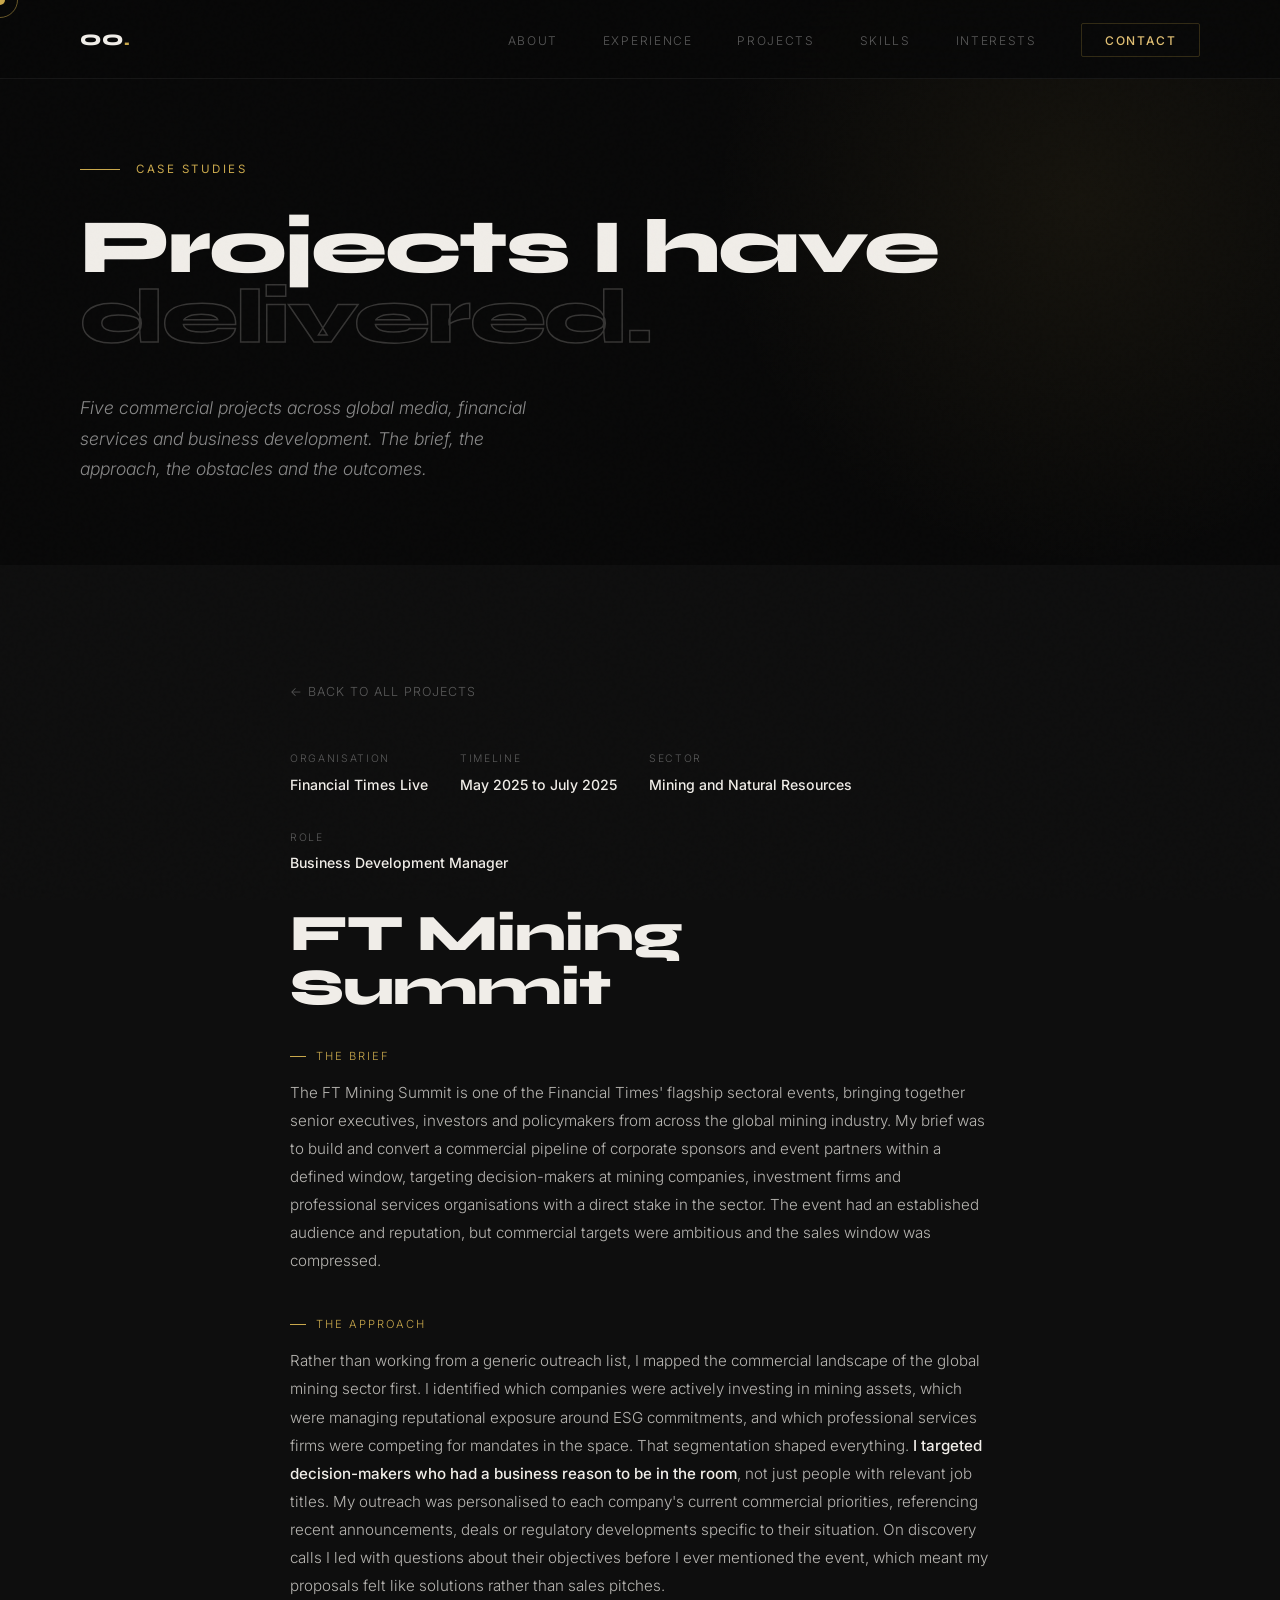
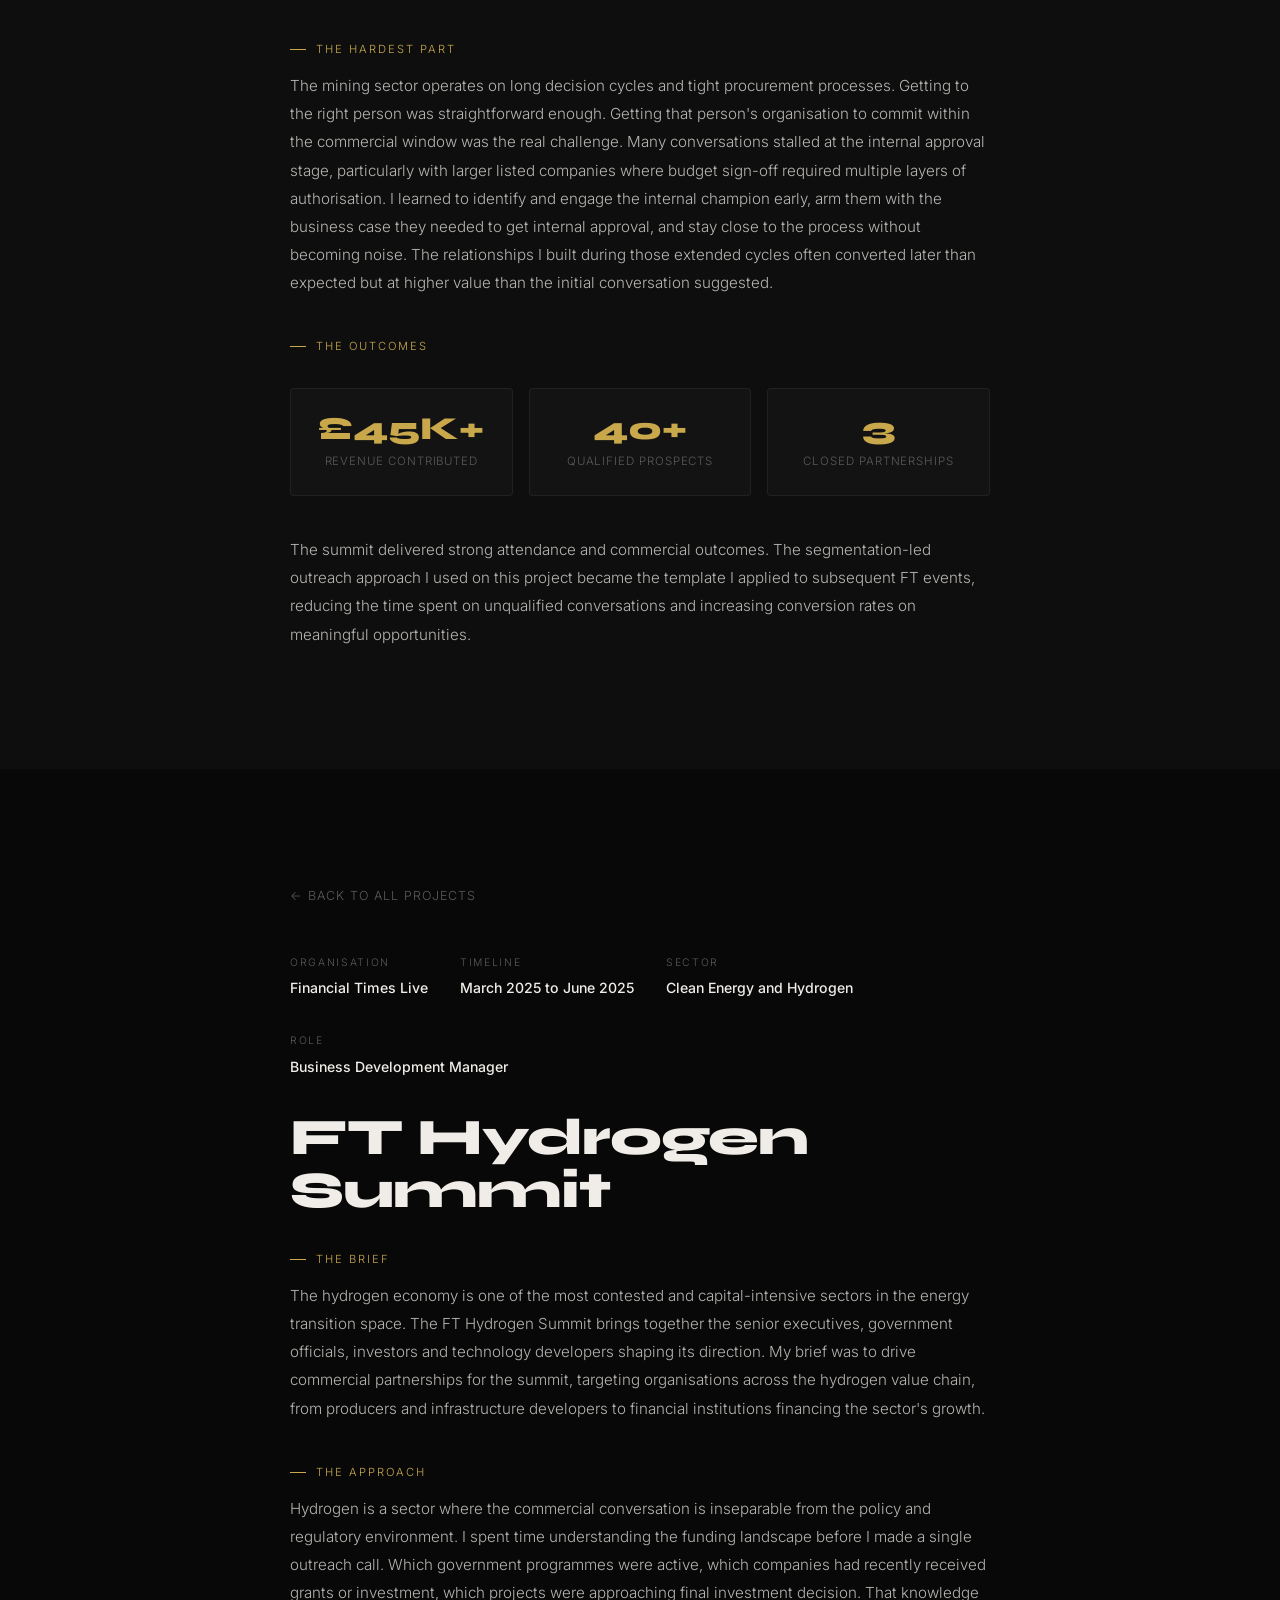
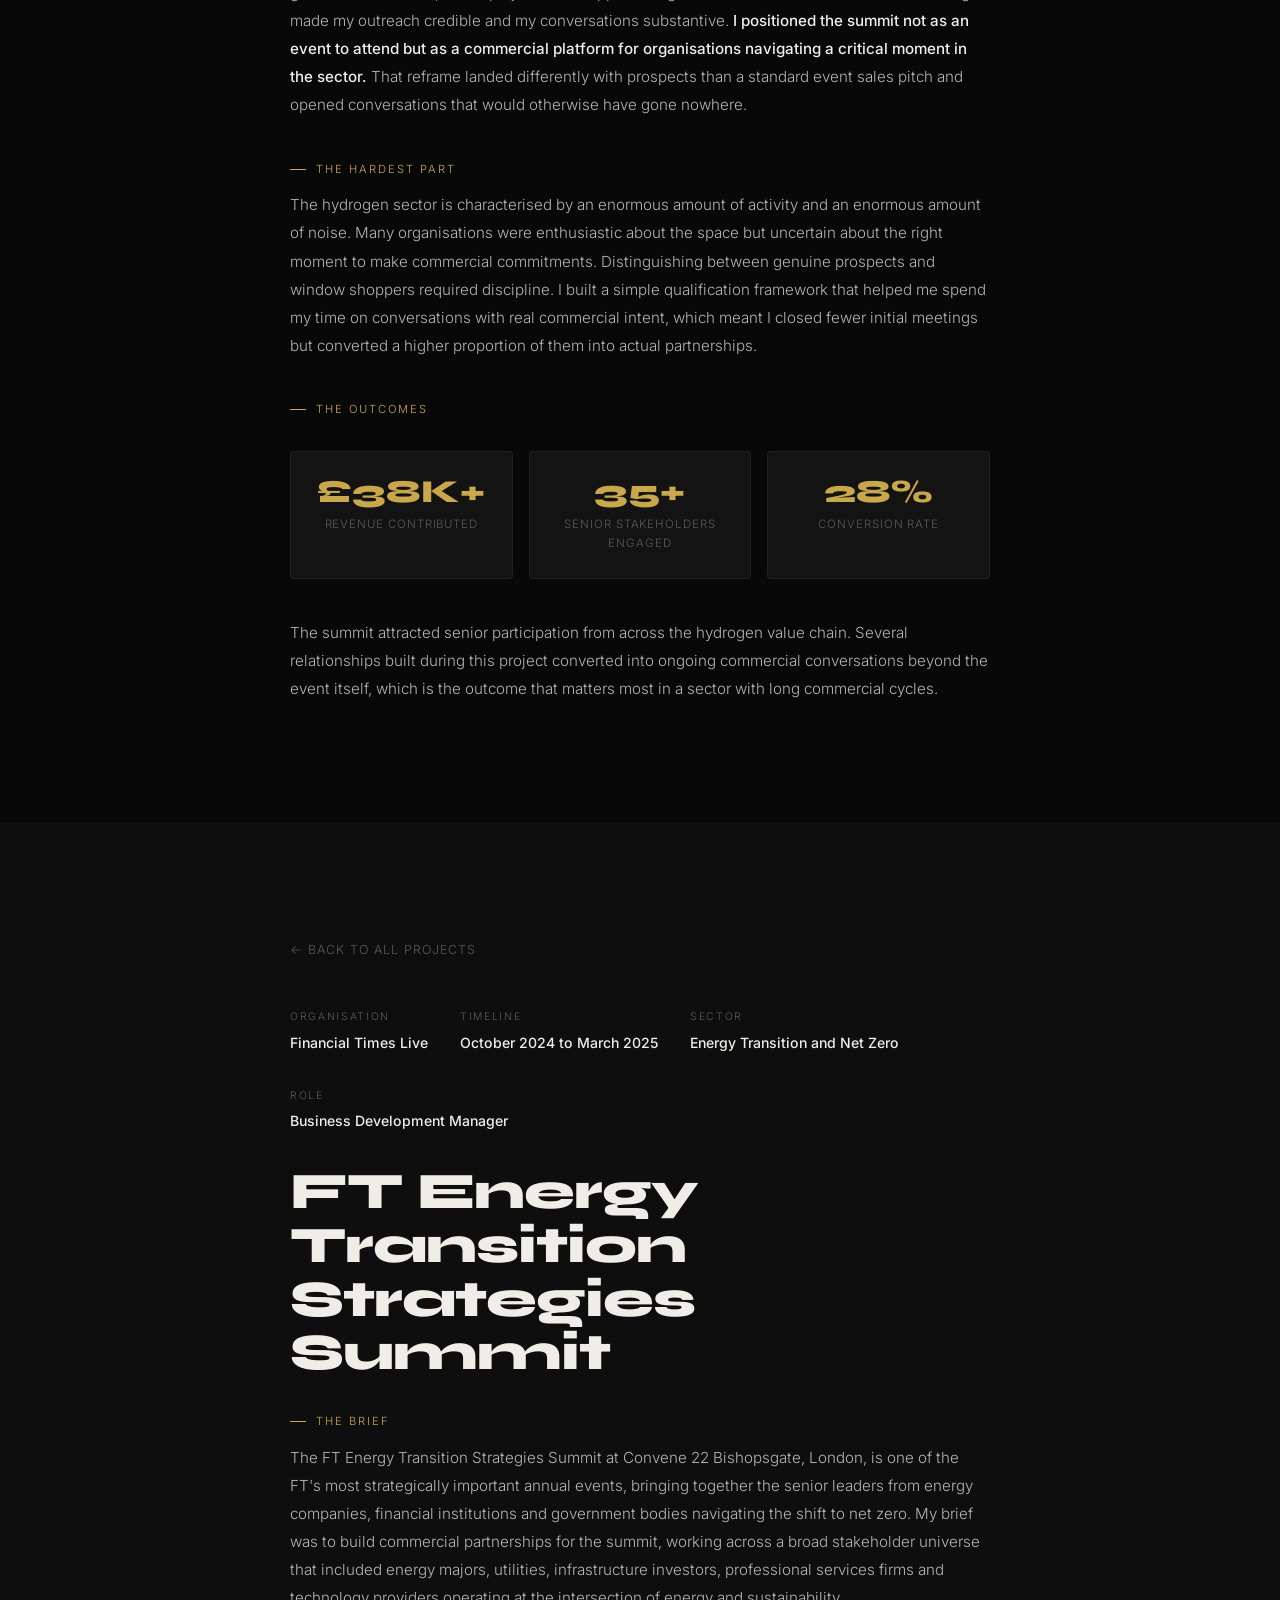
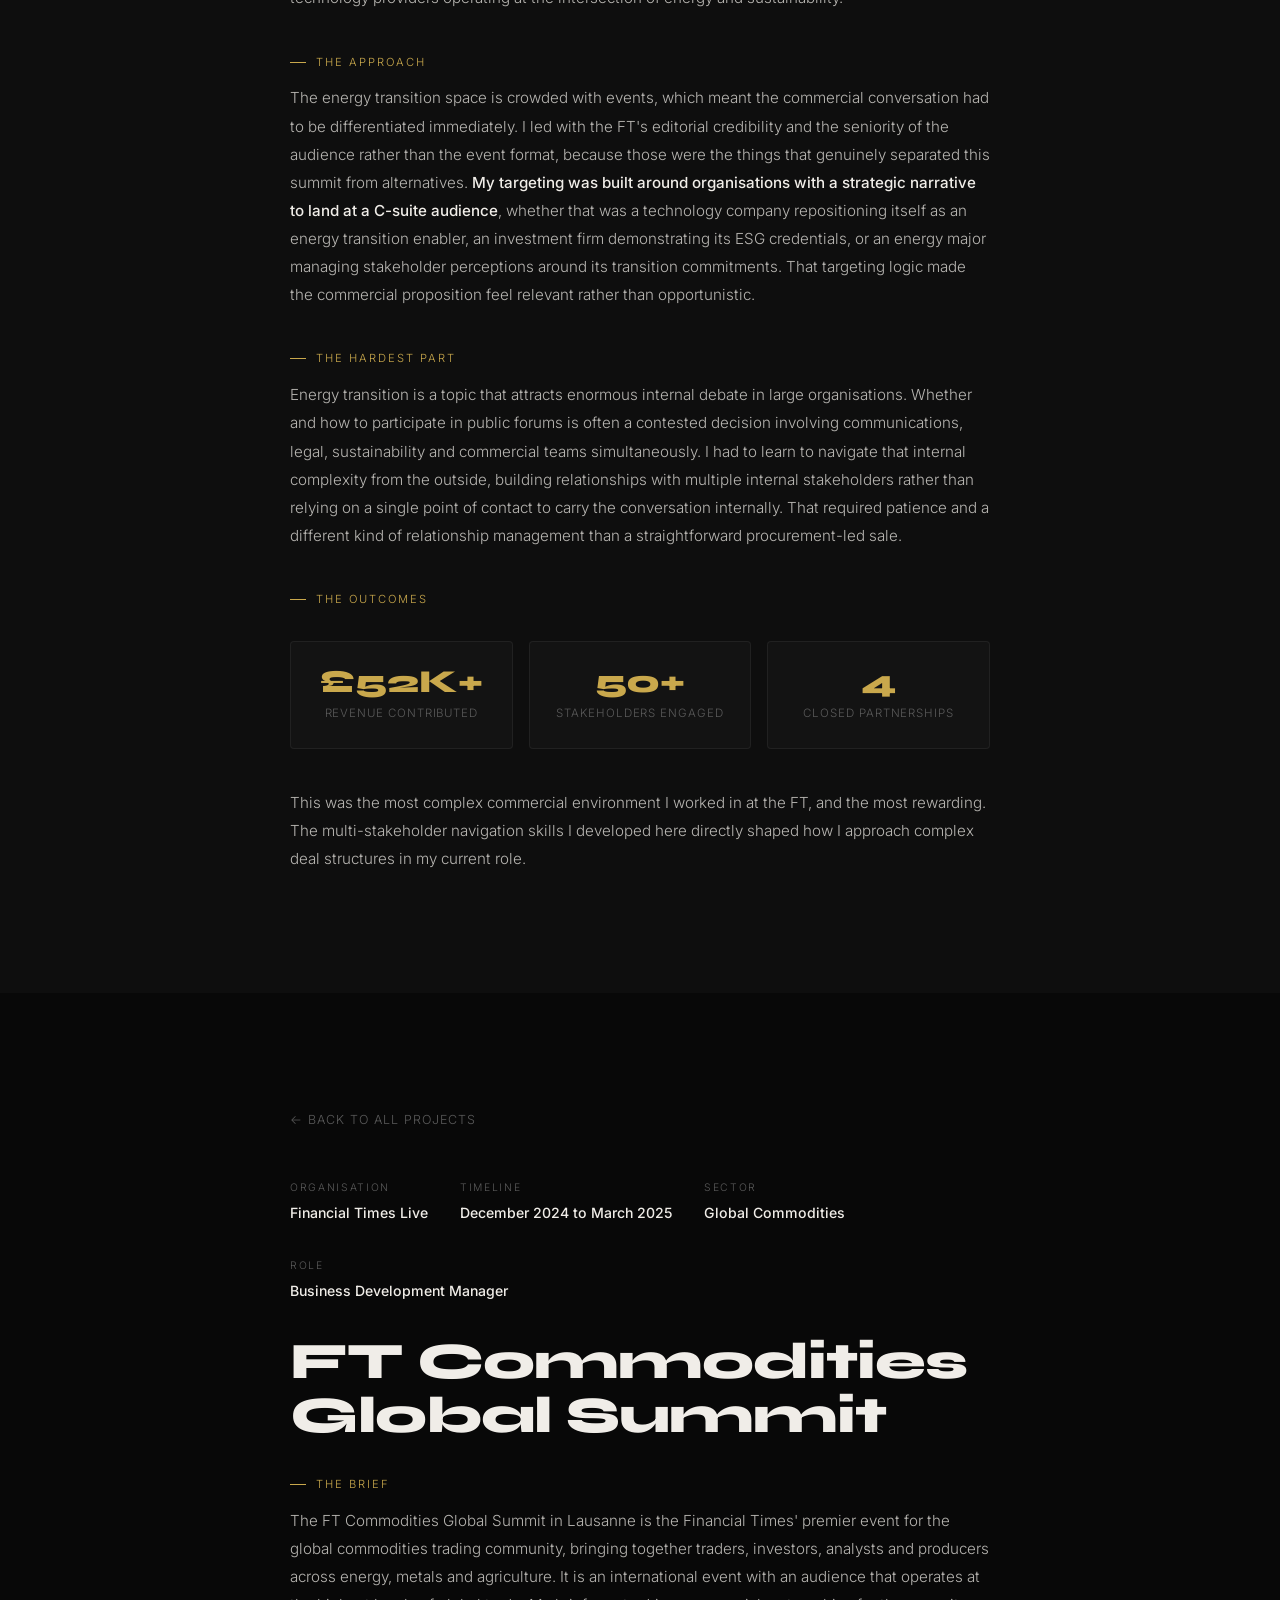
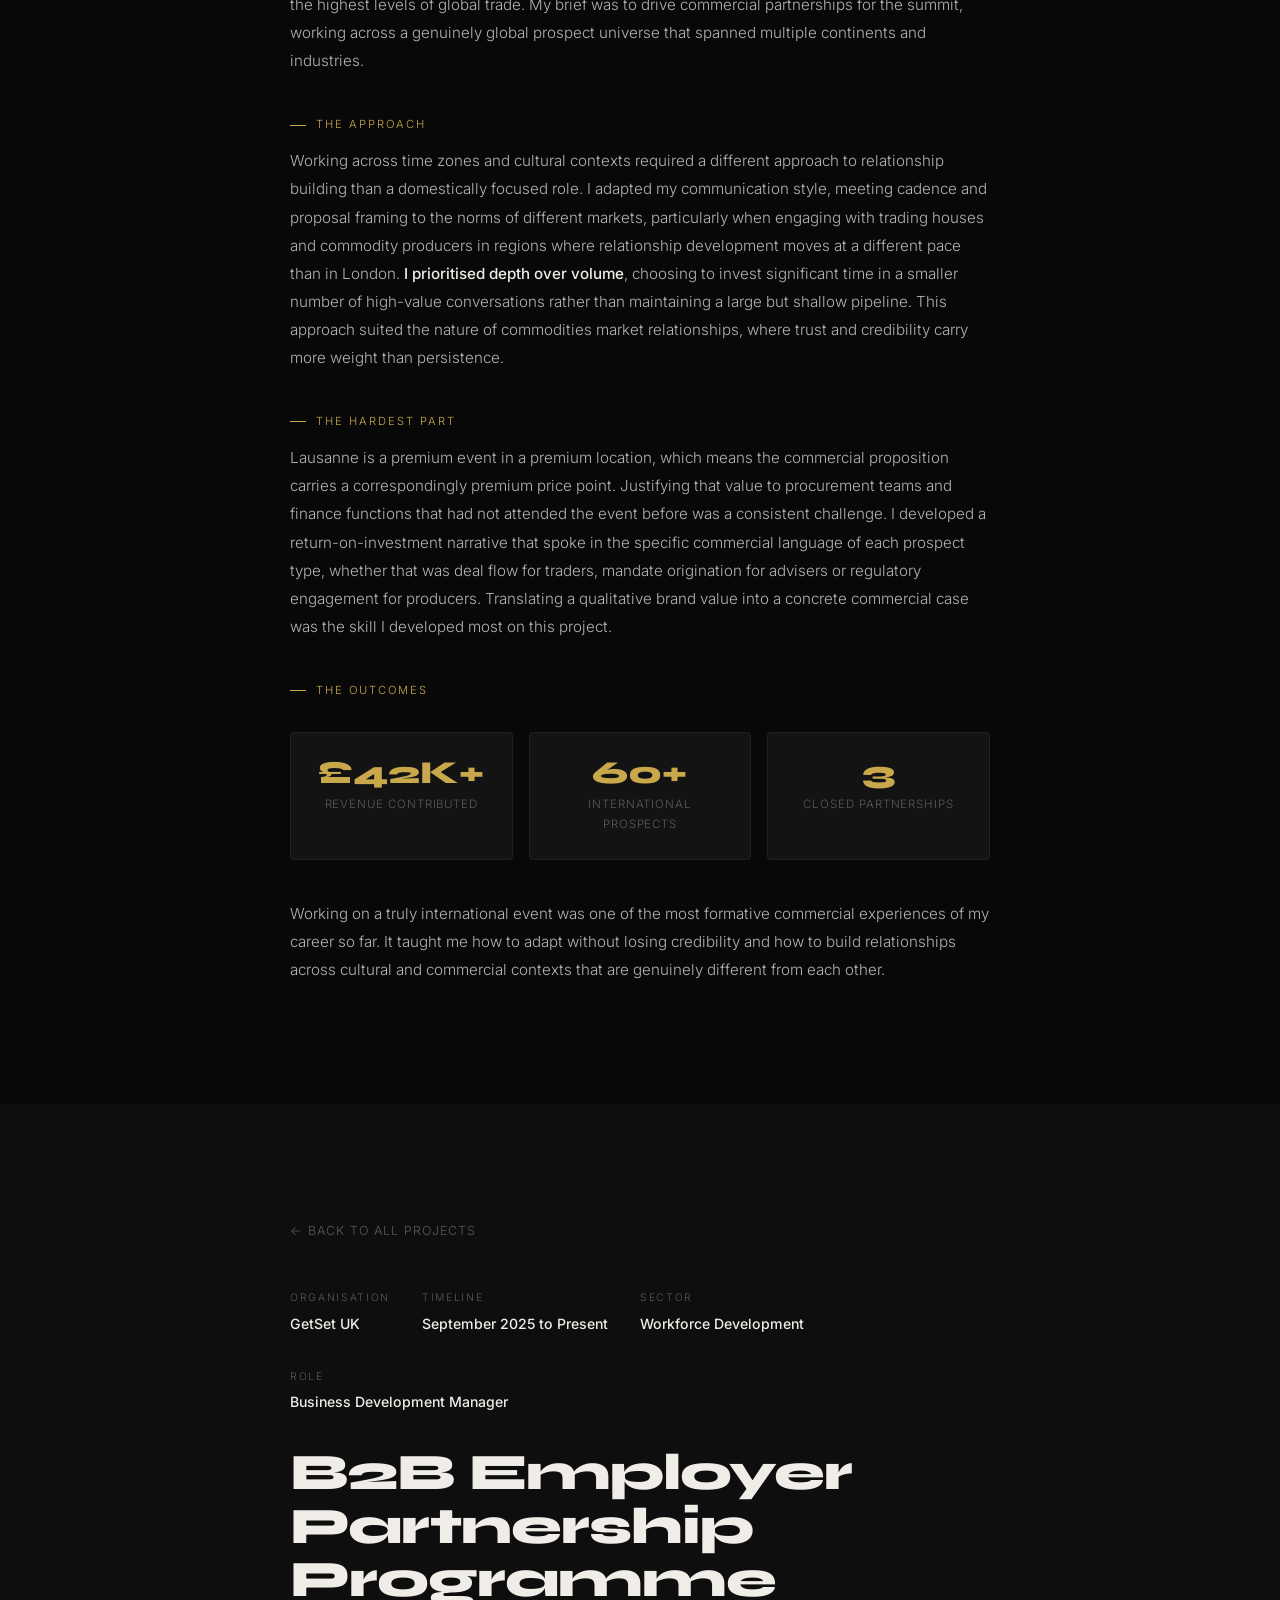
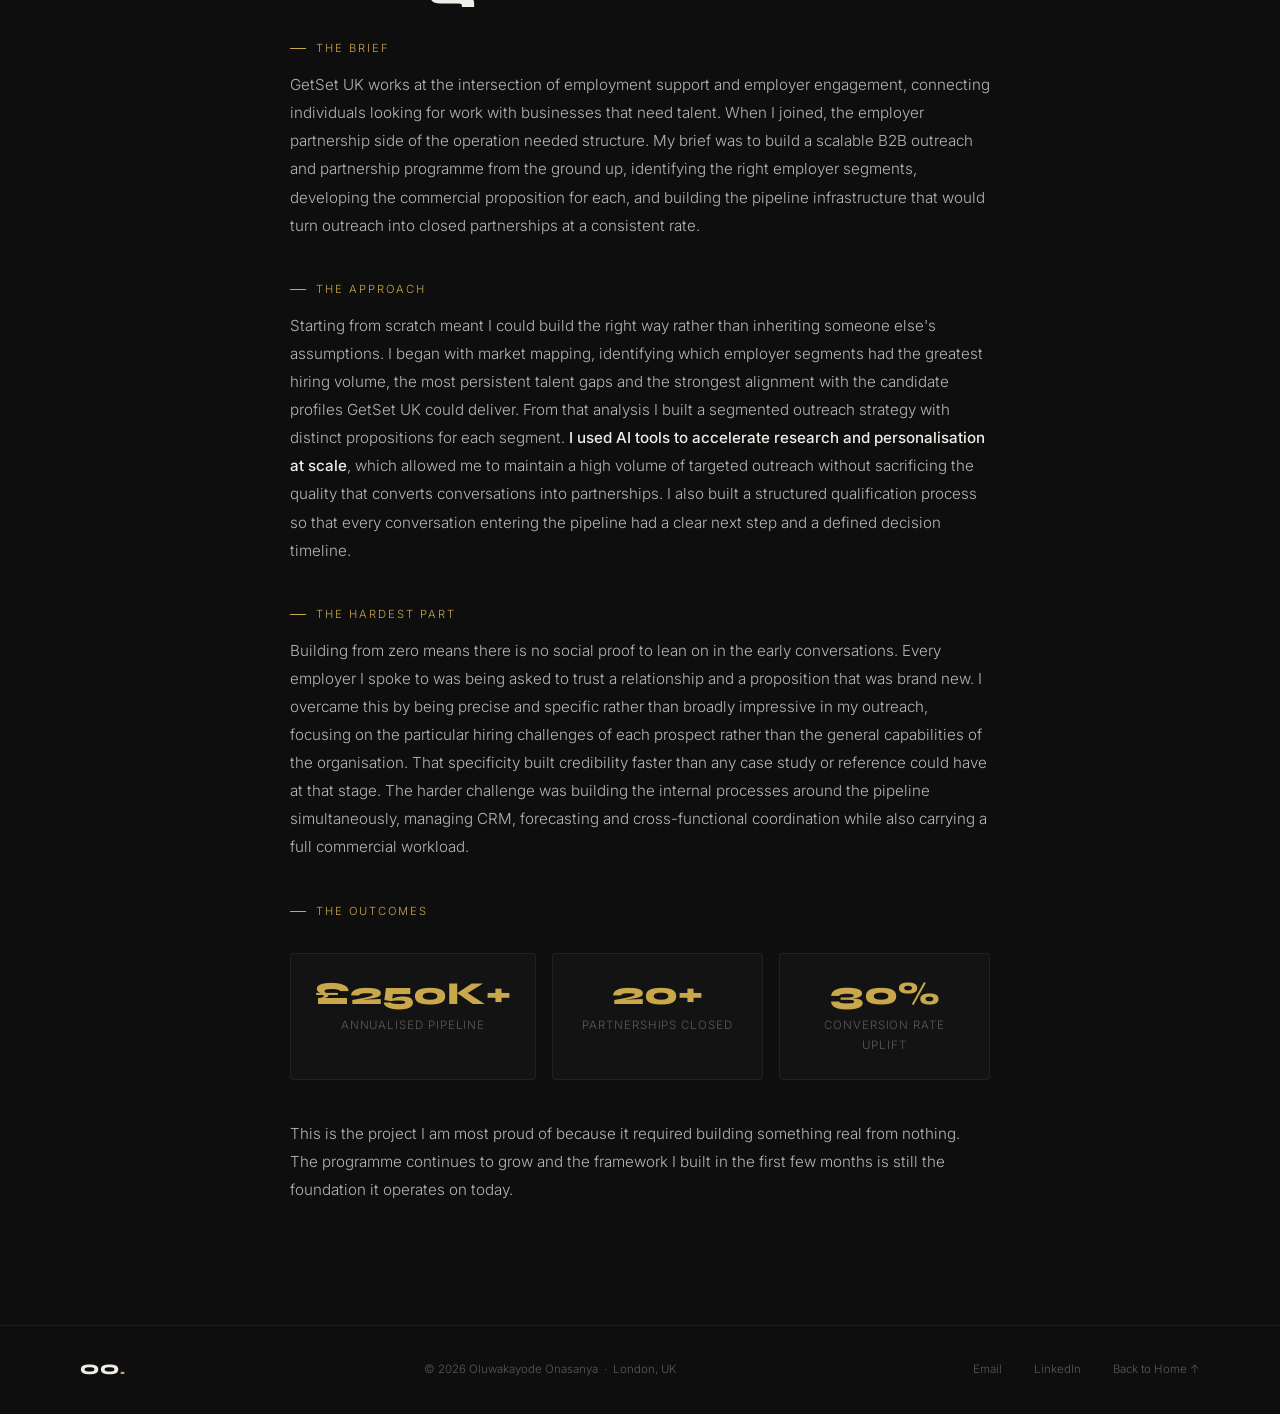
<file: projects.html>
<!DOCTYPE html>
<html lang="en">
<head>
  <meta charset="UTF-8" />
  <meta name="viewport" content="width=device-width, initial-scale=1.0" />
  <title>Projects | Oluwakayode Onasanya</title>
  <meta name="description" content="Case studies and project breakdowns by Oluwakayode Onasanya. Five commercial projects across media, financial services and business development." />
  <link rel="preconnect" href="https://fonts.googleapis.com" />
  <link href="https://fonts.googleapis.com/css2?family=Syne:wght@400;600;700;800&family=Inter:ital,wght@0,300;0,400;0,500;1,300&display=swap" rel="stylesheet" />
  <link rel="stylesheet" href="css/style.css" />
</head>
<body>

  <!-- CUSTOM CURSOR -->
  <div class="cursor" id="cursor"></div>
  <div class="cursor-ring" id="cursorRing"></div>

  <!-- MOBILE MENU -->
  <div class="mobile-menu" id="mobileMenu">
    <span class="mobile-close" id="mobileClose">&#x2715;</span>
    <a href="index.html#about"      onclick="closeMobile()">About</a>
    <a href="index.html#experience" onclick="closeMobile()">Experience</a>
    <a href="index.html#projects"   onclick="closeMobile()">Projects</a>
    <a href="index.html#skills"     onclick="closeMobile()">Skills</a>
    <a href="index.html#interests"  onclick="closeMobile()">Interests</a>
    <a href="index.html#contact"    onclick="closeMobile()">Contact</a>
  </div>

  <!-- NAV -->
  <nav id="navbar">
    <a href="index.html" class="nav-logo">OO<span>.</span></a>
    <ul class="nav-links">
      <li><a href="index.html#about">About</a></li>
      <li><a href="index.html#experience">Experience</a></li>
      <li><a href="index.html#projects">Projects</a></li>
      <li><a href="index.html#skills">Skills</a></li>
      <li><a href="index.html#interests">Interests</a></li>
      <li><a href="index.html#contact" class="nav-cta">Contact</a></li>
    </ul>
    <div class="hamburger" id="hamburger" onclick="openMobile()">
      <span></span><span></span><span></span>
    </div>
  </nav>

  <!-- PAGE HERO -->
  <section id="hero" style="min-height: 40vh;">
    <div class="hero-ambient"></div>
    <div class="hero-content" style="padding-top: 10rem; padding-bottom: 2rem;">
      <div class="hero-line">
        <span class="hero-eyebrow">Case Studies</span>
      </div>
      <h1 class="hero-name" style="font-size: clamp(2.5rem, 6vw, 5.5rem);">
        Projects I have<br>
        <span class="outline">delivered.</span>
      </h1>
      <p class="hero-desc">Five commercial projects across global media, financial services and business development. The brief, the approach, the obstacles and the outcomes.</p>
    </div>
  </section>

  <!-- ═══════════════════ CASE STUDY 1: FT MINING SUMMIT -->
  <div id="mining" style="background: var(--surface); padding: 2rem 0 0;">
    <div class="case-study reveal">
      <a href="index.html#projects" class="cs-back">&#8592; Back to all projects</a>

      <div class="cs-meta">
        <div class="cs-meta-item">
          <span class="cs-meta-label">Organisation</span>
          <span class="cs-meta-value">Financial Times Live</span>
        </div>
        <div class="cs-meta-item">
          <span class="cs-meta-label">Timeline</span>
          <span class="cs-meta-value">May 2025 to July 2025</span>
        </div>
        <div class="cs-meta-item">
          <span class="cs-meta-label">Sector</span>
          <span class="cs-meta-value">Mining and Natural Resources</span>
        </div>
        <div class="cs-meta-item">
          <span class="cs-meta-label">Role</span>
          <span class="cs-meta-value">Business Development Manager</span>
        </div>
      </div>

      <h2 class="cs-title">FT Mining Summit</h2>

      <div class="cs-section-label">The Brief</div>
      <p class="cs-body">The FT Mining Summit is one of the Financial Times' flagship sectoral events, bringing together senior executives, investors and policymakers from across the global mining industry. My brief was to build and convert a commercial pipeline of corporate sponsors and event partners within a defined window, targeting decision-makers at mining companies, investment firms and professional services organisations with a direct stake in the sector. The event had an established audience and reputation, but commercial targets were ambitious and the sales window was compressed.</p>

      <div class="cs-section-label">The Approach</div>
      <p class="cs-body">Rather than working from a generic outreach list, I mapped the commercial landscape of the global mining sector first. I identified which companies were actively investing in mining assets, which were managing reputational exposure around ESG commitments, and which professional services firms were competing for mandates in the space. That segmentation shaped everything. <strong>I targeted decision-makers who had a business reason to be in the room</strong>, not just people with relevant job titles. My outreach was personalised to each company's current commercial priorities, referencing recent announcements, deals or regulatory developments specific to their situation. On discovery calls I led with questions about their objectives before I ever mentioned the event, which meant my proposals felt like solutions rather than sales pitches.</p>

      <div class="cs-section-label">The Hardest Part</div>
      <p class="cs-body">The mining sector operates on long decision cycles and tight procurement processes. Getting to the right person was straightforward enough. Getting that person's organisation to commit within the commercial window was the real challenge. Many conversations stalled at the internal approval stage, particularly with larger listed companies where budget sign-off required multiple layers of authorisation. I learned to identify and engage the internal champion early, arm them with the business case they needed to get internal approval, and stay close to the process without becoming noise. The relationships I built during those extended cycles often converted later than expected but at higher value than the initial conversation suggested.</p>

      <div class="cs-section-label">The Outcomes</div>
      <div class="cs-results">
        <div class="cs-result-item">
          <div class="cs-result-num">&#163;45K+</div>
          <div class="cs-result-label">Revenue Contributed</div>
        </div>
        <div class="cs-result-item">
          <div class="cs-result-num">40+</div>
          <div class="cs-result-label">Qualified Prospects</div>
        </div>
        <div class="cs-result-item">
          <div class="cs-result-num">3</div>
          <div class="cs-result-label">Closed Partnerships</div>
        </div>
      </div>
      <p class="cs-body">The summit delivered strong attendance and commercial outcomes. The segmentation-led outreach approach I used on this project became the template I applied to subsequent FT events, reducing the time spent on unqualified conversations and increasing conversion rates on meaningful opportunities.</p>

    </div>
  </div>

  <!-- ═══════════════════ CASE STUDY 2: FT HYDROGEN SUMMIT -->
  <div id="hydrogen" style="background: var(--black); padding: 2rem 0 0;">
    <div class="case-study reveal">
      <a href="index.html#projects" class="cs-back">&#8592; Back to all projects</a>

      <div class="cs-meta">
        <div class="cs-meta-item">
          <span class="cs-meta-label">Organisation</span>
          <span class="cs-meta-value">Financial Times Live</span>
        </div>
        <div class="cs-meta-item">
          <span class="cs-meta-label">Timeline</span>
          <span class="cs-meta-value">March 2025 to June 2025</span>
        </div>
        <div class="cs-meta-item">
          <span class="cs-meta-label">Sector</span>
          <span class="cs-meta-value">Clean Energy and Hydrogen</span>
        </div>
        <div class="cs-meta-item">
          <span class="cs-meta-label">Role</span>
          <span class="cs-meta-value">Business Development Manager</span>
        </div>
      </div>

      <h2 class="cs-title">FT Hydrogen Summit</h2>

      <div class="cs-section-label">The Brief</div>
      <p class="cs-body">The hydrogen economy is one of the most contested and capital-intensive sectors in the energy transition space. The FT Hydrogen Summit brings together the senior executives, government officials, investors and technology developers shaping its direction. My brief was to drive commercial partnerships for the summit, targeting organisations across the hydrogen value chain, from producers and infrastructure developers to financial institutions financing the sector's growth.</p>

      <div class="cs-section-label">The Approach</div>
      <p class="cs-body">Hydrogen is a sector where the commercial conversation is inseparable from the policy and regulatory environment. I spent time understanding the funding landscape before I made a single outreach call. Which government programmes were active, which companies had recently received grants or investment, which projects were approaching final investment decision. That knowledge made my outreach credible and my conversations substantive. <strong>I positioned the summit not as an event to attend but as a commercial platform for organisations navigating a critical moment in the sector.</strong> That reframe landed differently with prospects than a standard event sales pitch and opened conversations that would otherwise have gone nowhere.</p>

      <div class="cs-section-label">The Hardest Part</div>
      <p class="cs-body">The hydrogen sector is characterised by an enormous amount of activity and an enormous amount of noise. Many organisations were enthusiastic about the space but uncertain about the right moment to make commercial commitments. Distinguishing between genuine prospects and window shoppers required discipline. I built a simple qualification framework that helped me spend my time on conversations with real commercial intent, which meant I closed fewer initial meetings but converted a higher proportion of them into actual partnerships.</p>

      <div class="cs-section-label">The Outcomes</div>
      <div class="cs-results">
        <div class="cs-result-item">
          <div class="cs-result-num">&#163;38K+</div>
          <div class="cs-result-label">Revenue Contributed</div>
        </div>
        <div class="cs-result-item">
          <div class="cs-result-num">35+</div>
          <div class="cs-result-label">Senior Stakeholders Engaged</div>
        </div>
        <div class="cs-result-item">
          <div class="cs-result-num">28%</div>
          <div class="cs-result-label">Conversion Rate</div>
        </div>
      </div>
      <p class="cs-body">The summit attracted senior participation from across the hydrogen value chain. Several relationships built during this project converted into ongoing commercial conversations beyond the event itself, which is the outcome that matters most in a sector with long commercial cycles.</p>

    </div>
  </div>

  <!-- ═══════════════════ CASE STUDY 3: FT ENERGY TRANSITION STRATEGIES SUMMIT -->
  <div id="energy-transition" style="background: var(--surface); padding: 2rem 0 0;">
    <div class="case-study reveal">
      <a href="index.html#projects" class="cs-back">&#8592; Back to all projects</a>

      <div class="cs-meta">
        <div class="cs-meta-item">
          <span class="cs-meta-label">Organisation</span>
          <span class="cs-meta-value">Financial Times Live</span>
        </div>
        <div class="cs-meta-item">
          <span class="cs-meta-label">Timeline</span>
          <span class="cs-meta-value">October 2024 to March 2025</span>
        </div>
        <div class="cs-meta-item">
          <span class="cs-meta-label">Sector</span>
          <span class="cs-meta-value">Energy Transition and Net Zero</span>
        </div>
        <div class="cs-meta-item">
          <span class="cs-meta-label">Role</span>
          <span class="cs-meta-value">Business Development Manager</span>
        </div>
      </div>

      <h2 class="cs-title">FT Energy Transition Strategies Summit</h2>

      <div class="cs-section-label">The Brief</div>
      <p class="cs-body">The FT Energy Transition Strategies Summit at Convene 22 Bishopsgate, London, is one of the FT's most strategically important annual events, bringing together the senior leaders from energy companies, financial institutions and government bodies navigating the shift to net zero. My brief was to build commercial partnerships for the summit, working across a broad stakeholder universe that included energy majors, utilities, infrastructure investors, professional services firms and technology providers operating at the intersection of energy and sustainability.</p>

      <div class="cs-section-label">The Approach</div>
      <p class="cs-body">The energy transition space is crowded with events, which meant the commercial conversation had to be differentiated immediately. I led with the FT's editorial credibility and the seniority of the audience rather than the event format, because those were the things that genuinely separated this summit from alternatives. <strong>My targeting was built around organisations with a strategic narrative to land at a C-suite audience</strong>, whether that was a technology company repositioning itself as an energy transition enabler, an investment firm demonstrating its ESG credentials, or an energy major managing stakeholder perceptions around its transition commitments. That targeting logic made the commercial proposition feel relevant rather than opportunistic.</p>

      <div class="cs-section-label">The Hardest Part</div>
      <p class="cs-body">Energy transition is a topic that attracts enormous internal debate in large organisations. Whether and how to participate in public forums is often a contested decision involving communications, legal, sustainability and commercial teams simultaneously. I had to learn to navigate that internal complexity from the outside, building relationships with multiple internal stakeholders rather than relying on a single point of contact to carry the conversation internally. That required patience and a different kind of relationship management than a straightforward procurement-led sale.</p>

      <div class="cs-section-label">The Outcomes</div>
      <div class="cs-results">
        <div class="cs-result-item">
          <div class="cs-result-num">&#163;52K+</div>
          <div class="cs-result-label">Revenue Contributed</div>
        </div>
        <div class="cs-result-item">
          <div class="cs-result-num">50+</div>
          <div class="cs-result-label">Stakeholders Engaged</div>
        </div>
        <div class="cs-result-item">
          <div class="cs-result-num">4</div>
          <div class="cs-result-label">Closed Partnerships</div>
        </div>
      </div>
      <p class="cs-body">This was the most complex commercial environment I worked in at the FT, and the most rewarding. The multi-stakeholder navigation skills I developed here directly shaped how I approach complex deal structures in my current role.</p>

    </div>
  </div>

  <!-- ═══════════════════ CASE STUDY 4: FT COMMODITIES GLOBAL SUMMIT -->
  <div id="commodities" style="background: var(--black); padding: 2rem 0 0;">
    <div class="case-study reveal">
      <a href="index.html#projects" class="cs-back">&#8592; Back to all projects</a>

      <div class="cs-meta">
        <div class="cs-meta-item">
          <span class="cs-meta-label">Organisation</span>
          <span class="cs-meta-value">Financial Times Live</span>
        </div>
        <div class="cs-meta-item">
          <span class="cs-meta-label">Timeline</span>
          <span class="cs-meta-value">December 2024 to March 2025</span>
        </div>
        <div class="cs-meta-item">
          <span class="cs-meta-label">Sector</span>
          <span class="cs-meta-value">Global Commodities</span>
        </div>
        <div class="cs-meta-item">
          <span class="cs-meta-label">Role</span>
          <span class="cs-meta-value">Business Development Manager</span>
        </div>
      </div>

      <h2 class="cs-title">FT Commodities Global Summit</h2>

      <div class="cs-section-label">The Brief</div>
      <p class="cs-body">The FT Commodities Global Summit in Lausanne is the Financial Times' premier event for the global commodities trading community, bringing together traders, investors, analysts and producers across energy, metals and agriculture. It is an international event with an audience that operates at the highest levels of global trade. My brief was to drive commercial partnerships for the summit, working across a genuinely global prospect universe that spanned multiple continents and industries.</p>

      <div class="cs-section-label">The Approach</div>
      <p class="cs-body">Working across time zones and cultural contexts required a different approach to relationship building than a domestically focused role. I adapted my communication style, meeting cadence and proposal framing to the norms of different markets, particularly when engaging with trading houses and commodity producers in regions where relationship development moves at a different pace than in London. <strong>I prioritised depth over volume</strong>, choosing to invest significant time in a smaller number of high-value conversations rather than maintaining a large but shallow pipeline. This approach suited the nature of commodities market relationships, where trust and credibility carry more weight than persistence.</p>

      <div class="cs-section-label">The Hardest Part</div>
      <p class="cs-body">Lausanne is a premium event in a premium location, which means the commercial proposition carries a correspondingly premium price point. Justifying that value to procurement teams and finance functions that had not attended the event before was a consistent challenge. I developed a return-on-investment narrative that spoke in the specific commercial language of each prospect type, whether that was deal flow for traders, mandate origination for advisers or regulatory engagement for producers. Translating a qualitative brand value into a concrete commercial case was the skill I developed most on this project.</p>

      <div class="cs-section-label">The Outcomes</div>
      <div class="cs-results">
        <div class="cs-result-item">
          <div class="cs-result-num">&#163;42K+</div>
          <div class="cs-result-label">Revenue Contributed</div>
        </div>
        <div class="cs-result-item">
          <div class="cs-result-num">60+</div>
          <div class="cs-result-label">International Prospects</div>
        </div>
        <div class="cs-result-item">
          <div class="cs-result-num">3</div>
          <div class="cs-result-label">Closed Partnerships</div>
        </div>
      </div>
      <p class="cs-body">Working on a truly international event was one of the most formative commercial experiences of my career so far. It taught me how to adapt without losing credibility and how to build relationships across cultural and commercial contexts that are genuinely different from each other.</p>

    </div>
  </div>

  <!-- ═══════════════════ CASE STUDY 5: GETSET UK -->
  <div id="getset" style="background: var(--surface); padding: 2rem 0 0;">
    <div class="case-study reveal">
      <a href="index.html#projects" class="cs-back">&#8592; Back to all projects</a>

      <div class="cs-meta">
        <div class="cs-meta-item">
          <span class="cs-meta-label">Organisation</span>
          <span class="cs-meta-value">GetSet UK</span>
        </div>
        <div class="cs-meta-item">
          <span class="cs-meta-label">Timeline</span>
          <span class="cs-meta-value">September 2025 to Present</span>
        </div>
        <div class="cs-meta-item">
          <span class="cs-meta-label">Sector</span>
          <span class="cs-meta-value">Workforce Development</span>
        </div>
        <div class="cs-meta-item">
          <span class="cs-meta-label">Role</span>
          <span class="cs-meta-value">Business Development Manager</span>
        </div>
      </div>

      <h2 class="cs-title">B2B Employer Partnership Programme</h2>

      <div class="cs-section-label">The Brief</div>
      <p class="cs-body">GetSet UK works at the intersection of employment support and employer engagement, connecting individuals looking for work with businesses that need talent. When I joined, the employer partnership side of the operation needed structure. My brief was to build a scalable B2B outreach and partnership programme from the ground up, identifying the right employer segments, developing the commercial proposition for each, and building the pipeline infrastructure that would turn outreach into closed partnerships at a consistent rate.</p>

      <div class="cs-section-label">The Approach</div>
      <p class="cs-body">Starting from scratch meant I could build the right way rather than inheriting someone else's assumptions. I began with market mapping, identifying which employer segments had the greatest hiring volume, the most persistent talent gaps and the strongest alignment with the candidate profiles GetSet UK could deliver. From that analysis I built a segmented outreach strategy with distinct propositions for each segment. <strong>I used AI tools to accelerate research and personalisation at scale</strong>, which allowed me to maintain a high volume of targeted outreach without sacrificing the quality that converts conversations into partnerships. I also built a structured qualification process so that every conversation entering the pipeline had a clear next step and a defined decision timeline.</p>

      <div class="cs-section-label">The Hardest Part</div>
      <p class="cs-body">Building from zero means there is no social proof to lean on in the early conversations. Every employer I spoke to was being asked to trust a relationship and a proposition that was brand new. I overcame this by being precise and specific rather than broadly impressive in my outreach, focusing on the particular hiring challenges of each prospect rather than the general capabilities of the organisation. That specificity built credibility faster than any case study or reference could have at that stage. The harder challenge was building the internal processes around the pipeline simultaneously, managing CRM, forecasting and cross-functional coordination while also carrying a full commercial workload.</p>

      <div class="cs-section-label">The Outcomes</div>
      <div class="cs-results">
        <div class="cs-result-item">
          <div class="cs-result-num">&#163;250K+</div>
          <div class="cs-result-label">Annualised Pipeline</div>
        </div>
        <div class="cs-result-item">
          <div class="cs-result-num">20+</div>
          <div class="cs-result-label">Partnerships Closed</div>
        </div>
        <div class="cs-result-item">
          <div class="cs-result-num">30%</div>
          <div class="cs-result-label">Conversion Rate Uplift</div>
        </div>
      </div>
      <p class="cs-body">This is the project I am most proud of because it required building something real from nothing. The programme continues to grow and the framework I built in the first few months is still the foundation it operates on today.</p>

    </div>
  </div>

  <!-- FOOTER -->
  <footer>
    <span class="footer-logo">OO<span>.</span></span>
    <p>&copy; 2026 Oluwakayode Onasanya &nbsp;&middot;&nbsp; London, UK</p>
    <div class="footer-links">
      <a href="mailto:Onasanyakayode131@gmail.com">Email</a>
      <a href="https://www.linkedin.com/in/kaysales/" target="_blank">LinkedIn</a>
      <a href="index.html">Back to Home &#8593;</a>
    </div>
  </footer>

  <!-- SCROLL TO TOP BUTTON -->
  <button class="scroll-top" id="scrollTop" aria-label="Back to top" onclick="window.scrollTo({top:0,behavior:'smooth'})">
    <svg viewBox="0 0 24 24" fill="none" stroke="currentColor" stroke-width="2" stroke-linecap="round" stroke-linejoin="round">
      <polyline points="18 15 12 9 6 15"/>
    </svg>
  </button>

  <script src="js/main.js"></script>
</body>
</html>
</file>
<file: css/style.css>
/* ═══════════════════════════════════════════════════
   Oluwakayode Onasanya — Portfolio
   css/style.css
   Developer: Portfolio Project 2026
═══════════════════════════════════════════════════ */

/* ── RESET & ROOT ─────────────────────────────── */
*, *::before, *::after {
  box-sizing: border-box;
  margin: 0;
  padding: 0;
}

:root {
  --black:        #080808;
  --surface:      #0e0e0e;
  --surface2:     #131313;
  --off-white:    #f0ede8;
  --gold:         #c9a84c;
  --gold-light:   #e2c074;
  --gold-dim:     rgba(201, 168, 76, 0.12);
  --gold-border:  rgba(201, 168, 76, 0.22);
  --mid:          #5a5a5a;
  --light-mid:    #888;
  --border:       rgba(255, 255, 255, 0.06);
  --border2:      rgba(255, 255, 255, 0.1);

  --font-display: 'Syne', sans-serif;
  --font-body:    'Inter', sans-serif;

  --transition-fast:   0.2s ease;
  --transition-med:    0.35s ease;
  --transition-slow:   0.8s ease;
}

html {
  scroll-behavior: smooth;
}

body {
  background:   var(--black);
  color:        var(--off-white);
  font-family:  var(--font-body);
  font-weight:  300;
  line-height:  1.7;
  overflow-x:   hidden;
  cursor:       none;
}

/* Grain texture overlay */
body::before {
  content: '';
  position: fixed;
  inset: 0;
  background-image: url("data:image/svg+xml,%3Csvg viewBox='0 0 256 256' xmlns='http://www.w3.org/2000/svg'%3E%3Cfilter id='noise'%3E%3CfeTurbulence type='fractalNoise' baseFrequency='0.9' numOctaves='4' stitchTiles='stitch'/%3E%3C/filter%3E%3Crect width='100%25' height='100%25' filter='url(%23noise)' opacity='0.035'/%3E%3C/svg%3E");
  pointer-events: none;
  z-index: 1000;
  opacity: 0.4;
}

/* Custom scrollbar */
::-webkit-scrollbar         { width: 4px; }
::-webkit-scrollbar-track   { background: var(--black); }
::-webkit-scrollbar-thumb   { background: var(--gold); border-radius: 2px; }

/* ── CUSTOM CURSOR ────────────────────────────── */
.cursor {
  position:   fixed;
  width:      10px;
  height:     10px;
  background: var(--gold);
  border-radius: 50%;
  pointer-events: none;
  z-index:    9999;
  transform:  translate(-50%, -50%);
  transition: width var(--transition-fast), height var(--transition-fast), opacity var(--transition-fast);
}

.cursor-ring {
  position:   fixed;
  width:      36px;
  height:     36px;
  border:     1px solid rgba(201, 168, 76, 0.5);
  border-radius: 50%;
  pointer-events: none;
  z-index:    9998;
  transform:  translate(-50%, -50%);
  transition: width 0.25s ease, height 0.25s ease, opacity 0.25s ease;
}

.cursor.expand      { width: 20px; height: 20px; opacity: 0.5; }
.cursor-ring.expand { width: 60px; height: 60px; opacity: 0.3; }

/* ── NAVIGATION ───────────────────────────────── */
nav {
  position:   fixed;
  top: 0; left: 0; right: 0;
  z-index:    100;
  display:    flex;
  justify-content: space-between;
  align-items: center;
  padding:    1.6rem 5rem;
  background: rgba(8, 8, 8, 0.9);
  backdrop-filter: blur(20px);
  -webkit-backdrop-filter: blur(20px);
  border-bottom: 1px solid var(--border);
  transition: padding 0.4s ease, border-color 0.4s ease;
}

.nav-logo {
  font-family:     var(--font-display);
  font-weight:     800;
  font-size:       1rem;
  letter-spacing:  0.08em;
  text-transform:  uppercase;
  color:           var(--off-white);
  text-decoration: none;
}
.nav-logo span { color: var(--gold); }

.nav-links {
  display:    flex;
  gap:        2.8rem;
  list-style: none;
  align-items: center;
}

.nav-links a {
  font-size:       0.75rem;
  letter-spacing:  0.14em;
  text-transform:  uppercase;
  color:           var(--mid);
  text-decoration: none;
  transition:      color var(--transition-fast);
  position:        relative;
}

.nav-links a::after {
  content:    '';
  position:   absolute;
  bottom: -3px; left: 0;
  width:  0;
  height: 1px;
  background: var(--gold);
  transition: width 0.3s ease;
}

.nav-links a:hover             { color: var(--off-white); }
.nav-links a:hover::after      { width: 100%; }

.nav-cta {
  padding:      0.55rem 1.4rem !important;
  border:       1px solid var(--gold-border) !important;
  border-radius: 2px;
  color:        var(--gold-light) !important;
  font-weight:  500 !important;
}
.nav-cta:hover          { background: var(--gold-dim); }
.nav-cta::after         { display: none !important; }

/* Hamburger */
.hamburger {
  display:        none;
  flex-direction: column;
  gap:            5px;
  cursor:         pointer;
  padding:        4px;
}
.hamburger span {
  display:    block;
  width:      22px;
  height:     1px;
  background: var(--off-white);
  transition: all 0.3s;
}

/* Mobile overlay menu */
.mobile-menu {
  display:          none;
  position:         fixed;
  top: 0; left: 0; right: 0; bottom: 0;
  background:       rgba(8, 8, 8, 0.98);
  z-index:          99;
  flex-direction:   column;
  align-items:      center;
  justify-content:  center;
  gap:              2.5rem;
}
.mobile-menu.open     { display: flex; }
.mobile-menu a {
  font-family:     var(--font-display);
  font-size:       2rem;
  font-weight:     700;
  color:           var(--off-white);
  text-decoration: none;
  transition:      color var(--transition-fast);
}
.mobile-menu a:hover  { color: var(--gold); }
.mobile-close {
  position:   absolute;
  top:  1.5rem;
  right: 1.5rem;
  font-size:  1.5rem;
  color:      var(--mid);
  cursor:     pointer;
}

/* ── SHARED SECTION STYLES ────────────────────── */
section {
  padding: 7rem 5rem;
}

.section-tag {
  display:        inline-flex;
  align-items:    center;
  gap:            0.7rem;
  font-size:      0.7rem;
  letter-spacing: 0.2em;
  text-transform: uppercase;
  color:          var(--gold);
  margin-bottom:  1.2rem;
}
.section-tag::before {
  content:    '';
  display:    block;
  width:      20px;
  height:     1px;
  background: var(--gold);
}

.section-title {
  font-family:     var(--font-display);
  font-weight:     800;
  font-size:       clamp(2.2rem, 4.5vw, 3.8rem);
  line-height:     1.05;
  letter-spacing:  -0.02em;
  margin-bottom:   1rem;
}

.section-sub {
  color:         var(--mid);
  font-size:     0.95rem;
  max-width:     500px;
  margin-bottom: 4rem;
  line-height:   1.7;
}

/* Shared button */
.btn {
  display:         inline-flex;
  align-items:     center;
  gap:             0.5rem;
  padding:         0.9rem 2.2rem;
  border-radius:   2px;
  font-size:       0.8rem;
  font-family:     var(--font-body);
  font-weight:     500;
  letter-spacing:  0.1em;
  text-transform:  uppercase;
  text-decoration: none;
  transition:      all 0.3s ease;
  cursor:          none;
}

.btn-primary {
  background:  var(--gold);
  color:       #080808;
  border:      1px solid var(--gold);
}
.btn-primary:hover {
  background:  var(--gold-light);
  border-color: var(--gold-light);
  transform:   translateY(-3px);
  box-shadow:  0 12px 32px rgba(201, 168, 76, 0.3);
}

.btn-ghost {
  background:  transparent;
  color:       var(--off-white);
  border:      1px solid var(--border2);
}
.btn-ghost:hover {
  border-color: rgba(240, 237, 232, 0.35);
  transform:    translateY(-3px);
}

/* ── HERO ─────────────────────────────────────── */
#hero {
  min-height:     100vh;
  display:        grid;
  grid-template-rows: 1fr auto;
  padding:        0 5rem;
  position:       relative;
  overflow:       hidden;
}

.hero-ambient {
  position:       absolute;
  width:  800px;
  height: 800px;
  border-radius:  50%;
  background:     radial-gradient(circle, rgba(201,168,76,0.07) 0%, transparent 65%);
  top:   -200px;
  right: -200px;
  pointer-events: none;
  z-index: 1;
}

.hero-ambient2 {
  position:       absolute;
  width:  500px;
  height: 500px;
  border-radius:  50%;
  background:     radial-gradient(circle, rgba(201,168,76,0.04) 0%, transparent 65%);
  bottom: 0;
  left:  -150px;
  pointer-events: none;
  z-index: 1;
}

.hero-content {
  display:        flex;
  flex-direction: column;
  justify-content: center;
  padding-top:    8rem;
  padding-bottom: 4rem;
  position:       relative;
  z-index:        2;
}

.hero-line {
  display:       flex;
  align-items:   center;
  gap:           1rem;
  margin-bottom: 2rem;
  opacity: 0;
  animation: fadeUp 0.9s 0.1s forwards;
}
.hero-line::before {
  content:    '';
  display:    block;
  width:      40px;
  height:     1px;
  background: var(--gold);
}

.hero-eyebrow {
  font-size:       0.72rem;
  letter-spacing:  0.22em;
  text-transform:  uppercase;
  color:           var(--gold);
  font-weight:     400;
}

.hero-name {
  font-family:     var(--font-display);
  font-weight:     800;
  font-size:       clamp(3rem, 6.5vw, 7.5rem);
  line-height:     0.92;
  letter-spacing:  -0.025em;
  margin-bottom:   2.5rem;
  opacity: 0;
  animation: fadeUp 0.9s 0.25s forwards;
  word-break:      keep-all;
  overflow-wrap:   normal;
  white-space:     nowrap;
}
.hero-name .outline {
  color:               transparent;
  -webkit-text-stroke: 1.5px rgba(240, 237, 232, 0.2);
}

.hero-desc {
  font-size:     clamp(0.95rem, 1.6vw, 1.1rem);
  color:         var(--light-mid);
  max-width:     480px;
  line-height:   1.75;
  margin-bottom: 3rem;
  font-style:    italic;
  opacity: 0;
  animation: fadeUp 0.9s 0.4s forwards;
}

.hero-cta {
  display:    flex;
  gap:        1rem;
  flex-wrap:  wrap;
  opacity: 0;
  animation: fadeUp 0.9s 0.55s forwards;
}

/* Stats bar */
.hero-stats {
  display:      flex;
  gap:          0;
  border-top:   1px solid var(--border);
  position:     relative;
  z-index:      2;
  opacity: 0;
  animation: fadeUp 0.9s 0.7s forwards;
}

.stat-item {
  flex:           1;
  padding:        2.2rem 3rem 2.2rem 0;
  border-right:   1px solid var(--border);
}
.stat-item:not(:first-child) { padding-left: 3rem; }
.stat-item:last-child         { border-right: none; }

.stat-num {
  font-family:  var(--font-display);
  font-weight:  700;
  font-size:    2.4rem;
  color:        var(--off-white);
  line-height:  1;
}
.stat-num em    { color: var(--gold); font-style: normal; }

.stat-label {
  font-size:       0.7rem;
  letter-spacing:  0.12em;
  text-transform:  uppercase;
  color:           var(--mid);
  margin-top:      0.5rem;
}

/* ── ABOUT ────────────────────────────────────── */
#about {
  background: var(--surface);
  position:   relative;
  overflow:   hidden;
}

/* Watermark background text */
#about::before {
  content:        'ABOUT';
  position:       absolute;
  right:          -1rem;
  top:            50%;
  transform:      translateY(-50%);
  font-family:    var(--font-display);
  font-weight:    800;
  font-size:      12rem;
  line-height:    1;
  color:          rgba(255, 255, 255, 0.025);
  pointer-events: none;
  user-select:    none;
  letter-spacing: -0.05em;
}

.about-grid {
  display:               grid;
  grid-template-columns: 1.1fr 0.9fr;
  gap:                   6rem;
  align-items:           start;
}

.about-intro {
  font-size:     1.1rem;
  color:         rgba(240, 237, 232, 0.75);
  line-height:   1.85;
  margin-bottom: 1.4rem;
  font-weight:   300;
}
.about-intro strong  { color: var(--off-white); font-weight: 500; }
.about-intro .highlight { color: var(--gold); }

.about-pills {
  display:    flex;
  flex-wrap:  wrap;
  gap:        0.5rem;
  margin-top: 2.5rem;
}

.pill {
  padding:         0.35rem 0.9rem;
  border-radius:   2px;
  font-size:       0.72rem;
  letter-spacing:  0.07em;
  text-transform:  uppercase;
  border:          1px solid var(--gold-border);
  color:           var(--gold-light);
  background:      var(--gold-dim);
}

.about-cards {
  display:        flex;
  flex-direction: column;
  gap:            1px;
}

.about-card {
  background:  var(--surface2);
  border:      1px solid var(--border);
  padding:     1.6rem 2rem;
  transition:  all var(--transition-med);
  position:    relative;
  overflow:    hidden;
}

.about-card::before {
  content:    '';
  position:   absolute;
  left: 0; top: 0; bottom: 0;
  width:      2px;
  background: var(--gold);
  transform:  scaleY(0);
  transition: transform var(--transition-med);
}

.about-card:hover                { border-color: var(--gold-border); background: rgba(201,168,76,0.04); }
.about-card:hover::before        { transform: scaleY(1); }

.about-card-num {
  font-family:     var(--font-display);
  font-size:       0.65rem;
  letter-spacing:  0.15em;
  color:           var(--gold);
  margin-bottom:   0.6rem;
  font-weight:     600;
}

.about-card-title {
  font-family:   var(--font-display);
  font-weight:   700;
  font-size:     0.95rem;
  margin-bottom: 0.4rem;
  color:         var(--off-white);
}

.about-card p {
  font-size:   0.82rem;
  color:       var(--mid);
  line-height: 1.65;
}

/* ── EXPERIENCE ───────────────────────────────── */
#experience {
  background: var(--black);
}

.exp-list {
  margin-top: 1rem;
}

.exp-item {
  display:               grid;
  grid-template-columns: 220px 1fr;
  gap:                   4rem;
  padding:               3rem 0;
  border-bottom:         1px solid var(--border);
  transition:            all 0.3s ease;
  position:              relative;
}
.exp-item:first-child { border-top: 1px solid var(--border); }

.exp-item::before {
  content:    '';
  position:   absolute;
  left:       -5rem; top: 0; bottom: 0;
  width:      2px;
  background: transparent;
  transition: background 0.3s;
}
.exp-item:hover::before { background: var(--gold); }

.exp-date {
  font-size:       0.7rem;
  letter-spacing:  0.14em;
  text-transform:  uppercase;
  color:           var(--mid);
  margin-bottom:   0.7rem;
}

.exp-company {
  font-family:  var(--font-display);
  font-weight:  800;
  font-size:    1.05rem;
  color:        var(--off-white);
  transition:   color 0.3s;
  margin-bottom: 0.3rem;
}
.exp-item:hover .exp-company { color: var(--gold); }

.exp-location {
  font-size:       0.72rem;
  color:           var(--mid);
  letter-spacing:  0.05em;
}

.exp-role {
  font-family:   var(--font-display);
  font-weight:   700;
  font-size:     1.2rem;
  margin-bottom: 1rem;
  color:         var(--off-white);
}

.exp-desc {
  color:         rgba(240, 237, 232, 0.55);
  font-size:     0.9rem;
  line-height:   1.8;
  margin-bottom: 1.2rem;
}

.exp-tags { display: flex; flex-wrap: wrap; gap: 0.5rem; }

.exp-tag {
  font-size:       0.7rem;
  padding:         0.28rem 0.75rem;
  border-radius:   2px;
  background:      rgba(255, 255, 255, 0.04);
  color:           var(--light-mid);
  border:          1px solid var(--border);
  letter-spacing:  0.05em;
  text-transform:  uppercase;
}

/* ── SKILLS ───────────────────────────────────── */
#skills {
  background: var(--surface);
}

.skills-grid {
  display:               grid;
  grid-template-columns: repeat(3, 1fr);
  gap:                   1px;
  border:                1px solid var(--border);
}

.skill-card {
  background:  var(--surface2);
  padding:     2.5rem;
  transition:  all var(--transition-med);
  position:    relative;
  overflow:    hidden;
}

.skill-card::after {
  content:          '';
  position:         absolute;
  bottom: 0; left: 0; right: 0;
  height:           2px;
  background:       linear-gradient(90deg, var(--gold), transparent);
  transform:        scaleX(0);
  transform-origin: left;
  transition:       transform 0.4s ease;
}

.skill-card:hover        { background: rgba(201, 168, 76, 0.04); }
.skill-card:hover::after { transform: scaleX(1); }

.skill-icon-wrap {
  width:          42px;
  height:         42px;
  border:         1px solid var(--gold-border);
  border-radius:  4px;
  display:        flex;
  align-items:    center;
  justify-content: center;
  margin-bottom:  1.5rem;
  background:     var(--gold-dim);
}

.skill-icon-wrap svg {
  width:        20px;
  height:       20px;
  stroke:       var(--gold);
  fill:         none;
  stroke-width: 1.5;
}

.skill-card h3 {
  font-family:    var(--font-display);
  font-weight:    700;
  font-size:      0.95rem;
  margin-bottom:  0.8rem;
  color:          var(--off-white);
  letter-spacing: 0.01em;
}

.skill-card p {
  font-size:   0.8rem;
  color:       var(--mid);
  line-height: 1.7;
}

/* ── PROJECTS ─────────────────────────────────── */
#projects {
  background: var(--black);
}

.projects-grid {
  display:               grid;
  grid-template-columns: repeat(3, 1fr);
  gap:                   1.5rem;
}

.project-card {
  background:    var(--surface);
  border:        1px solid var(--border);
  border-radius: 4px;
  padding:       2rem;
  transition:    all var(--transition-med);
  position:      relative;
  display:       flex;
  flex-direction: column;
  gap:           1rem;
}

.project-card:hover {
  border-color: var(--gold-border);
  transform:    translateY(-5px);
  box-shadow:   0 20px 40px rgba(0,0,0,0.4);
}

.project-header {
  display:         flex;
  justify-content: space-between;
  align-items:     center;
}

.project-company {
  font-size:       0.7rem;
  letter-spacing:  0.12em;
  text-transform:  uppercase;
  color:           var(--gold);
}

.project-year {
  font-size:  0.7rem;
  color:      var(--mid);
}

.project-title {
  font-family:  var(--font-display);
  font-weight:  700;
  font-size:    1.05rem;
  color:        var(--off-white);
  line-height:  1.3;
}

.project-desc {
  font-size:   0.82rem;
  color:       var(--mid);
  line-height: 1.7;
  flex:        1;
}

.project-tags {
  display:    flex;
  flex-wrap:  wrap;
  gap:        0.4rem;
}

.project-tag {
  font-size:       0.68rem;
  padding:         0.25rem 0.65rem;
  border-radius:   2px;
  background:      rgba(255,255,255,0.04);
  color:           var(--light-mid);
  border:          1px solid var(--border);
  letter-spacing:  0.04em;
  text-transform:  uppercase;
}

.project-link {
  font-size:       0.78rem;
  color:           var(--gold);
  text-decoration: none;
  letter-spacing:  0.05em;
  transition:      color var(--transition-fast);
  font-weight:     500;
  margin-top:      auto;
  padding-top:     0.5rem;
}

.project-link:hover { color: var(--gold-light); }

/* Projects page specific styles */
.case-study {
  padding:       5rem;
  border-bottom: 1px solid var(--border);
  max-width:     860px;
  margin:        0 auto;
}

.case-study:last-child { border-bottom: none; }

.cs-back {
  display:         inline-flex;
  align-items:     center;
  gap:             0.5rem;
  font-size:       0.78rem;
  color:           var(--mid);
  text-decoration: none;
  letter-spacing:  0.08em;
  text-transform:  uppercase;
  margin-bottom:   3rem;
  transition:      color var(--transition-fast);
}
.cs-back:hover { color: var(--gold); }

.cs-meta {
  display:    flex;
  gap:        2rem;
  margin-bottom: 2rem;
  flex-wrap:  wrap;
}

.cs-meta-item {
  display:        flex;
  flex-direction: column;
  gap:            0.3rem;
}

.cs-meta-label {
  font-size:       0.65rem;
  letter-spacing:  0.16em;
  text-transform:  uppercase;
  color:           var(--mid);
}

.cs-meta-value {
  font-size:  0.88rem;
  color:      var(--off-white);
  font-weight: 500;
}

.cs-title {
  font-family:    var(--font-display);
  font-weight:    800;
  font-size:      clamp(2rem, 4vw, 3.2rem);
  line-height:    1.05;
  letter-spacing: -0.02em;
  margin-bottom:  2rem;
}

.cs-section-label {
  font-size:       0.7rem;
  letter-spacing:  0.18em;
  text-transform:  uppercase;
  color:           var(--gold);
  margin-bottom:   0.8rem;
  display:         flex;
  align-items:     center;
  gap:             0.6rem;
}
.cs-section-label::before {
  content:    '';
  display:    block;
  width:      16px;
  height:     1px;
  background: var(--gold);
}

.cs-body {
  font-size:     0.95rem;
  color:         rgba(240,237,232,0.75);
  line-height:   1.85;
  margin-bottom: 2.5rem;
}

.cs-body strong { color: var(--off-white); font-weight: 500; }

.cs-results {
  display:               grid;
  grid-template-columns: repeat(3, 1fr);
  gap:                   1rem;
  margin-top:            2rem;
  margin-bottom:         2.5rem;
}

.cs-result-item {
  background:    var(--surface2);
  border:        1px solid var(--border);
  border-radius: 4px;
  padding:       1.5rem;
  text-align:    center;
}

.cs-result-num {
  font-family:  var(--font-display);
  font-weight:  800;
  font-size:    2rem;
  color:        var(--gold);
  line-height:  1;
  margin-bottom: 0.4rem;
}

.cs-result-label {
  font-size:  0.72rem;
  color:      var(--mid);
  letter-spacing: 0.08em;
  text-transform: uppercase;
}

/* ── INTERESTS ────────────────────────────────── */
#interests {
  background: var(--black);
}

.interests-intro {
  color:         var(--mid);
  font-size:     0.95rem;
  max-width:     560px;
  margin-bottom: 4rem;
  line-height:   1.75;
}

.interests-grid {
  display:               grid;
  grid-template-columns: repeat(4, 1fr);
  gap:                   1.5rem;
}

.interest-card {
  background:    var(--surface);
  border:        1px solid var(--border);
  border-radius: 4px;
  padding:       2rem 1.8rem;
  transition:    all var(--transition-med);
  position:      relative;
  overflow:      hidden;
}

.interest-card:hover {
  border-color: var(--gold-border);
  transform:    translateY(-5px);
  box-shadow:   0 20px 40px rgba(0, 0, 0, 0.4);
}
.interest-card:hover .interest-icon { color: var(--gold); }

.interest-icon {
  font-size:     1.6rem;
  margin-bottom: 1.2rem;
  transition:    color 0.3s;
  display:       block;
}

.interest-title {
  font-family:   var(--font-display);
  font-weight:   700;
  font-size:     0.92rem;
  margin-bottom: 0.6rem;
  color:         var(--off-white);
}

.interest-desc {
  font-size:   0.78rem;
  color:       var(--mid);
  line-height: 1.65;
}

.interest-tag {
  display:         inline-block;
  margin-top:      1rem;
  font-size:       0.65rem;
  letter-spacing:  0.1em;
  text-transform:  uppercase;
  color:           var(--gold);
  border:          1px solid var(--gold-border);
  padding:         0.2rem 0.6rem;
  border-radius:   2px;
}

/* ── EDUCATION ────────────────────────────────── */
#education {
  background: var(--surface);
}

.edu-grid {
  display:               grid;
  grid-template-columns: repeat(2, 1fr);
  gap:                   1.5rem;
}

.edu-card {
  background:  var(--surface2);
  border:      1px solid var(--border);
  padding:     2.2rem 2.5rem;
  transition:  all var(--transition-med);
}
.edu-card:hover { border-color: var(--gold-border); }

.edu-badge {
  font-size:       0.62rem;
  letter-spacing:  0.16em;
  text-transform:  uppercase;
  color:           var(--gold);
  border:          1px solid var(--gold-border);
  background:      var(--gold-dim);
  padding:         0.22rem 0.7rem;
  border-radius:   2px;
  display:         inline-block;
  margin-bottom:   1.4rem;
}

.edu-card h3 {
  font-family:   var(--font-display);
  font-weight:   700;
  font-size:     1rem;
  margin-bottom: 0.5rem;
  color:         var(--off-white);
  line-height:   1.35;
}

.edu-card p {
  font-size: 0.82rem;
  color:     var(--mid);
}

/* ── CONTACT ──────────────────────────────────── */
#contact {
  background:  var(--black);
  text-align:  center;
  position:    relative;
  overflow:    hidden;
}

.contact-glow {
  position:       absolute;
  width:  600px;
  height: 600px;
  border-radius:  50%;
  background:     radial-gradient(circle, rgba(201,168,76,0.08) 0%, transparent 65%);
  top:  50%;
  left: 50%;
  transform:      translate(-50%, -50%);
  pointer-events: none;
}

.contact-inner { position: relative; z-index: 2; }

#contact .section-title {
  font-size:     clamp(3rem, 7vw, 6rem);
  margin-bottom: 1rem;
}

.contact-sub {
  color:         var(--mid);
  font-size:     1rem;
  margin-bottom: 3rem;
  max-width:     440px;
  margin-left:   auto;
  margin-right:  auto;
  line-height:   1.7;
}

.contact-btns {
  display:         flex;
  justify-content: center;
  gap:             1rem;
  flex-wrap:       wrap;
  margin-bottom:   5rem;
}

.contact-strip {
  display:          flex;
  justify-content:  center;
  border-top:       1px solid var(--border);
}

.contact-strip-item {
  flex:        1;
  max-width:   220px;
  padding:     2rem 1.5rem;
  border-right: 1px solid var(--border);
  text-align:  center;
}
.contact-strip-item:last-child { border-right: none; }

.contact-strip-label {
  font-size:       0.65rem;
  letter-spacing:  0.16em;
  text-transform:  uppercase;
  color:           var(--mid);
  margin-bottom:   0.5rem;
}

.contact-strip-value {
  font-size: 0.82rem;
  color:     var(--off-white);
}

/* ── FOOTER ───────────────────────────────────── */
footer {
  background:       var(--surface);
  padding:          2rem 5rem;
  display:          flex;
  justify-content:  space-between;
  align-items:      center;
  border-top:       1px solid var(--border);
}

.footer-logo {
  font-family:    var(--font-display);
  font-weight:    800;
  font-size:      0.9rem;
  letter-spacing: 0.1em;
  text-transform: uppercase;
  color:          var(--off-white);
}
.footer-logo span { color: var(--gold); }

footer p { font-size: 0.72rem; color: var(--mid); }

.footer-links {
  display: flex;
  gap:     2rem;
}
.footer-links a {
  font-size:       0.72rem;
  color:           var(--mid);
  text-decoration: none;
  transition:      color var(--transition-fast);
}
.footer-links a:hover { color: var(--gold); }

/* ── SCROLL TO TOP BUTTON ─────────────────────── */
.scroll-top {
  position:         fixed;
  bottom:           2rem;
  right:            2rem;
  width:            46px;
  height:           46px;
  border-radius:    50%;
  background:       var(--black);
  border:           1px solid var(--gold-border);
  color:            var(--gold);
  display:          flex;
  align-items:      center;
  justify-content:  center;
  cursor:           none;
  z-index:          90;
  opacity:          0;
  transform:        translateY(16px);
  transition:       opacity 0.35s ease, transform 0.35s ease, background 0.25s ease, border-color 0.25s ease, box-shadow 0.25s ease;
  pointer-events:   none;
}

.scroll-top svg {
  width:  18px;
  height: 18px;
  stroke: var(--gold);
  transition: stroke 0.25s ease;
}

.scroll-top.visible {
  opacity:        1;
  transform:      translateY(0);
  pointer-events: auto;
}

.scroll-top:hover {
  background:    var(--gold);
  border-color:  var(--gold);
  box-shadow:    0 8px 24px rgba(201, 168, 76, 0.35);
}

.scroll-top:hover svg {
  stroke: #080808;
}

/* On mobile use pointer auto since cursor is disabled */
@media (max-width: 900px) {
  .scroll-top { cursor: pointer; bottom: 1.5rem; right: 1.5rem; }
}

/* ── ANIMATIONS ───────────────────────────────── */
@keyframes fadeUp {
  from { opacity: 0; transform: translateY(28px); }
  to   { opacity: 1; transform: translateY(0); }
}

.reveal {
  opacity:    0;
  transform:  translateY(32px);
  transition: opacity var(--transition-slow), transform var(--transition-slow);
}
.reveal.visible        { opacity: 1; transform: translateY(0); }
.reveal-delay-1        { transition-delay: 0.1s; }
.reveal-delay-2        { transition-delay: 0.2s; }
.reveal-delay-3        { transition-delay: 0.3s; }

/* ── RESPONSIVE ───────────────────────────────── */

/* Large tablets: 900px to 1024px */
@media (max-width: 1024px) {
  .hero-name { font-size: clamp(3rem, 7vw, 6rem); white-space: nowrap; }
}

/* Tablets and below: up to 900px */
@media (max-width: 900px) {
  nav                    { padding: 1.2rem 1.8rem; }
  .nav-links             { display: none; }
  .hamburger             { display: flex; }

  #hero, section, footer { padding-left: 1.8rem; padding-right: 1.8rem; }
  #hero                  { padding-top: 0; overflow-x: hidden; }
  .hero-content          { padding-top: 7rem; }

  /* Tablet hero name - scales with viewport, stays on one line */
  .hero-name             { font-size: clamp(2.5rem, 8vw, 4.5rem); white-space: nowrap; letter-spacing: -0.03em; }

  .hero-stats            { flex-direction: column; }
  .stat-item             { border-right: none; border-bottom: 1px solid var(--border); padding: 1.5rem 0; }
  .stat-item:last-child  { border-bottom: none; }

  .about-grid            { grid-template-columns: 1fr; gap: 3rem; }
  .skills-grid           { grid-template-columns: 1fr 1fr; }
  .projects-grid         { grid-template-columns: 1fr 1fr; }
  .interests-grid        { grid-template-columns: 1fr 1fr; }
  .edu-grid              { grid-template-columns: 1fr; }
  .exp-item              { grid-template-columns: 1fr; gap: 0.8rem; }
  .cs-results            { grid-template-columns: 1fr; }
  .case-study            { padding: 3rem 1.8rem; }

  footer                 { flex-direction: column; gap: 1rem; text-align: center; }
  .footer-links          { justify-content: center; }

  .contact-strip         { flex-direction: column; align-items: center; }
  .contact-strip-item    { border-right: none; border-bottom: 1px solid var(--border); width: 100%; max-width: 100%; }

  #about::before         { font-size: 5rem; }

  body                   { cursor: auto; }
  .cursor, .cursor-ring  { display: none; }
  .scroll-top            { cursor: pointer; bottom: 1.5rem; right: 1.5rem; }
}

/* Large phones: 520px to 767px e.g. iPhone Plus, Samsung */
@media (max-width: 767px) {
  /* Hero name fits on one line on larger phones */
  .hero-name             { font-size: clamp(2rem, 9.5vw, 3.5rem); white-space: nowrap; letter-spacing: -0.03em; }
  .hero-desc             { font-size: 0.9rem; }
}

/* Small phones: up to 520px e.g. iPhone SE, standard iPhone */
@media (max-width: 520px) {
  .skills-grid           { grid-template-columns: 1fr; }
  .projects-grid         { grid-template-columns: 1fr; }
  .interests-grid        { grid-template-columns: 1fr; }

  /* Hero name - tight but stays single line on each row */
  .hero-name             { font-size: clamp(1.8rem, 10.5vw, 2.8rem); white-space: nowrap; letter-spacing: -0.04em; line-height: 1; }

  /* Tighter hero padding */
  .hero-content          { padding-top: 5.5rem; padding-bottom: 1.5rem; }

  /* Stack buttons full width */
  .hero-cta              { flex-direction: column; }
  .btn                   { width: 100%; justify-content: center; }

  /* Smaller descriptive text */
  .hero-desc             { font-size: 0.85rem; margin-bottom: 2rem; }
  .hero-eyebrow          { font-size: 0.65rem; }

  /* Contact strip */
  .contact-strip-value   { font-size: 0.75rem; }

  /* Interest cards */
  .interest-card         { padding: 1.5rem; }

  /* Footer */
  footer                 { padding: 1.5rem; }
  footer p               { font-size: 0.65rem; }
}

/* Very small phones: up to 380px e.g. iPhone SE 1st gen */
@media (max-width: 380px) {
  .hero-name             { font-size: clamp(1.6rem, 11vw, 2.4rem); letter-spacing: -0.05em; }
  #hero, section, footer { padding-left: 1.2rem; padding-right: 1.2rem; }
}

@media (prefers-reduced-motion: reduce) {
  *, *::before, *::after { animation: none !important; transition: none !important; }
}
</file>
